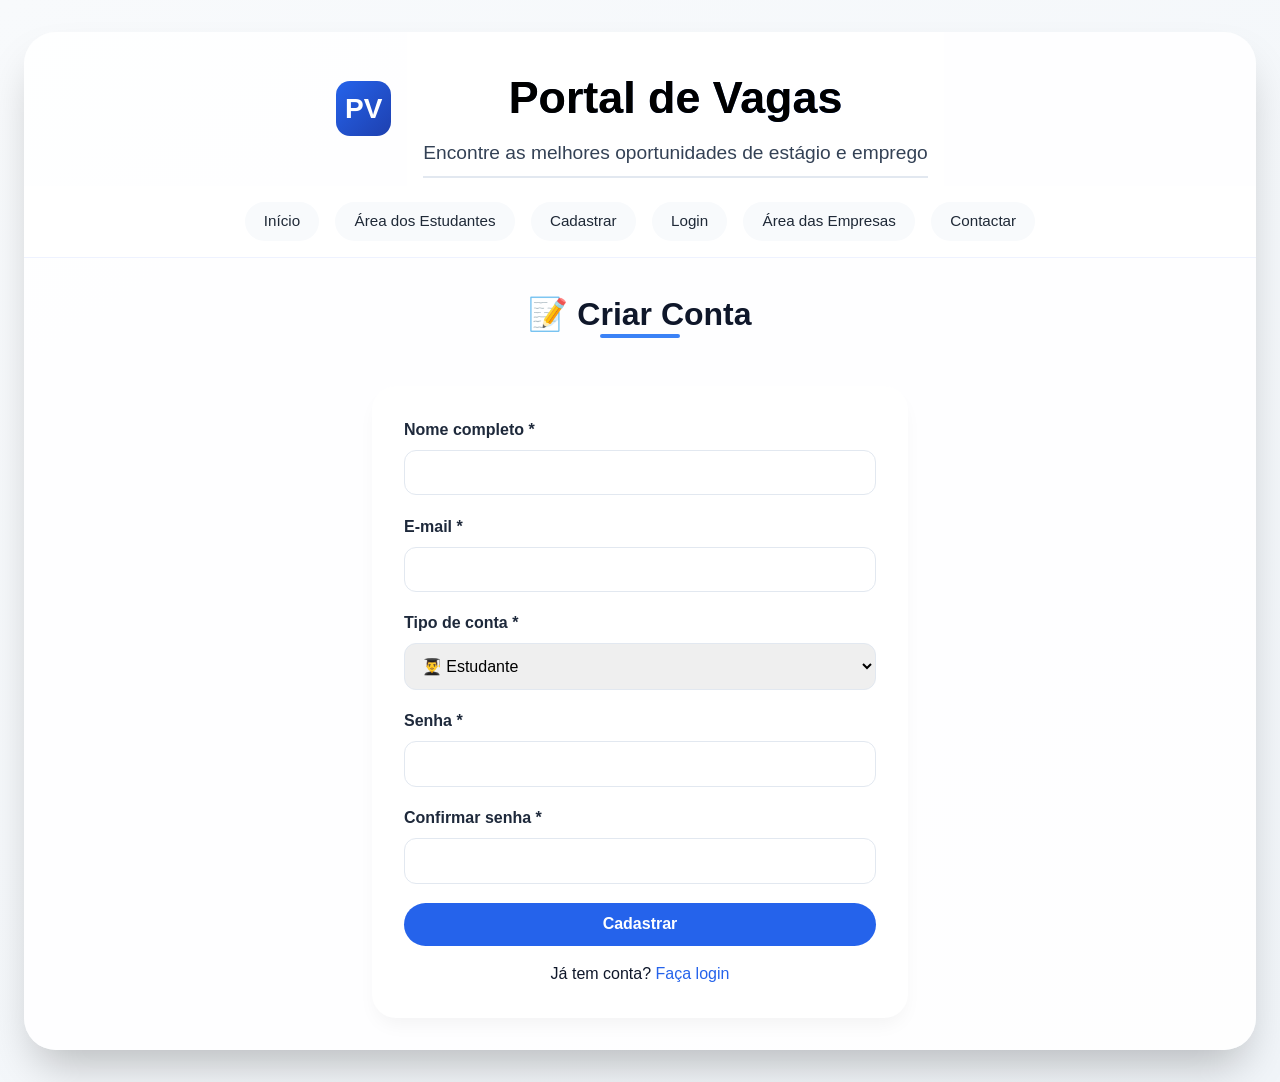
<file: HTML/cadastro.html>
<!DOCTYPE html>
<html lang="pt">
<head>
    <meta charset="UTF-8">
    <meta name="viewport" content="width=device-width, initial-scale=1.0">
    <title>Portal de Vagas - Cadastro</title>
    <style>
       * {
            margin: 0;
            padding: 0;
            box-sizing: border-box;
        }
 
        body {
            font-family: 'Segoe UI', Tahoma, Geneva, Verdana, sans-serif;
            background: linear-gradient(145deg, #f8fafc 0%, #f1f5f9 100%);
            color: #0f172a;
            line-height: 1.5;
            padding: 2rem 1.5rem;
        }
 
        .box {
            max-width: 1400px;
            margin: 0 auto;
            background: rgba(255, 255, 255, 0.92);
            border-radius: 2rem;
            box-shadow: 0 25px 45px -12px rgba(0, 0, 0, 0.25);
            overflow: hidden;
        }
 

 
.header-container {
    display: flex;
    justify-content: center;
    align-items: center;
    flex-wrap: wrap;
    gap: 1rem;
    position: relative;
}
 
        .logo-img {
            width: 55px;
            height: 55px;
            background: linear-gradient(135deg, #2563eb, #1e40af);
            border-radius: 14px;
            display: flex;
            align-items: center;
            justify-content: center;
        }
 
        .logo-img span {
            color: white;
            font-size: 28px;
            font-weight: bold;
        }
 
        .titles {
            text-align: center;
            padding: 2rem 1rem 0.5rem 1rem;
            background: white;
        }
 
        .title {
            font-size: 2.8rem;
            font-weight: 800;
            background: linear-gradient(135deg, #1e293b, #2563eb);
            background-clip: text;
            -webkit-background-clip: text;
            color: black;
            margin-bottom: 0.5rem;
        }
 
        .subtitle {
            font-weight: 400;
            font-size: 1.2rem;
            color: #334155;
            border-bottom: 2px solid #e2e8f0;
            display: inline-block;
            padding-bottom: 0.5rem;
        }
 
        .nav-links {
            display: flex;
            justify-content: center;
            flex-wrap: wrap;
            gap: 1rem;
            background: #ffffff;
            padding: 1rem 2rem;
            border-bottom: 1px solid #eef2ff;
        }
 
        .nav-links a {
            text-decoration: none;
            color: #1f2937;
            font-weight: 500;
            padding: 0.5rem 1.2rem;
            border-radius: 40px;
            transition: all 0.2s;
            background: #f8fafc;
            font-size: 0.95rem;
        }
 
        .nav-links a:hover {
            background: #2563eb;
            color: white;
        }
 
        .section-title {
            font-size: 2rem;
            font-weight: 700;
            text-align: center;
            margin: 2rem 0 1rem 0;
            color: #0f172a;
            position: relative;
        }
 
        .section-title::after {
            content: '';
            position: absolute;
            bottom: 0;
            left: 50%;
            transform: translateX(-50%);
            width: 80px;
            height: 4px;
            background: #3b82f6;
            border-radius: 4px;
        }
 
        .form-container {
            max-width: 600px;
            margin: 0 auto;
            padding: 2rem;
        }
 
        .card-form {
            background: white;
            padding: 2rem;
            border-radius: 1.5rem;
            box-shadow: 0 10px 20px -5px rgba(0, 0, 0, 0.05);
        }
 
        .form-group {
            margin-bottom: 1.2rem;
        }
 
        .form-group label {
            display: block;
            margin-bottom: 0.5rem;
            font-weight: 600;
            color: #1e293b;
        }
 
        .form-group input,
        .form-group select {
            width: 100%;
            padding: 0.8rem;
            border: 1.5px solid #e2e8f0;
            border-radius: 0.75rem;
            font-size: 1rem;
            transition: all 0.2s;
            font-family: inherit;
        }
 
        .form-group input:focus,
        .form-group select:focus {
            outline: none;
            border-color: #2563eb;
            box-shadow: 0 0 0 3px #3b82f620;
        }
 
        .form-group input.error {
            border-color: #e74c3c;
        }
 
        .error-message {
            color: #e74c3c;
            font-size: 0.75rem;
            margin-top: 0.25rem;
            display: none;
        }
 
        .error-message.show {
            display: block;
        }
 
        .validation-section {
            background: #fef3c7;
            border-left: 4px solid #f59e0b;
            padding: 1rem;
            border-radius: 0.5rem;
            margin-bottom: 1.5rem;
        }
 
        .validation-section h4 {
            color: #92400e;
            margin-bottom: 0.5rem;
        }
 
        .validation-section p {
            color: #78350f;
            font-size: 0.85rem;
        }
 
        .document-upload {
            border: 2px dashed #cbd5e1;
            border-radius: 0.75rem;
            padding: 1rem;
            text-align: center;
            cursor: pointer;
            transition: all 0.3s;
            background: #f8fafc;
        }
 
        .document-upload:hover {
            border-color: #2563eb;
            background: #eff6ff;
        }
 
        .document-name {
            margin-top: 0.5rem;
            font-size: 0.85rem;
            color: #64748b;
        }
 
        .btn-primary {
            background: #2563eb;
            color: white;
            border: none;
            padding: 0.8rem 1.5rem;
            border-radius: 40px;
            cursor: pointer;
            font-weight: 600;
            width: 100%;
            font-size: 1rem;
            transition: all 0.3s;
        }
 
        .btn-primary:hover {
            background: #1d4ed8;
            transform: translateY(-2px);
        }
 
        .link-text {
            text-align: center;
            margin-top: 1rem;
        }
 
        .link-text a {
            color: #2563eb;
            text-decoration: none;
        }
 
        .toast {
            position: fixed;
            bottom: 30px;
            right: 30px;
            background: #27ae60;
            color: white;
            padding: 15px 25px;
            border-radius: 50px;
            z-index: 9999;
            animation: slideIn 0.3s ease;
        }
 
        .toast.erro {
            background: #e74c3c;
        }
 
        .toast.warning {
            background: #f59e0b;
        }
 
        @keyframes slideIn {
            from { transform: translateX(100%); opacity: 0; }
            to { transform: translateX(0); opacity: 1; }
        }
 
        @media (max-width: 768px) {
            body { padding: 1rem; }
            .title { font-size: 2rem; }
            .header-container { flex-direction: column; text-align: center; }
            .form-container { padding: 1rem; }
            .card-form { padding: 1.5rem; }
        }
    </style>
</head>
<body>
    <div class="box">
        <header class="header">
            <div class="header-container">
                <div class="logo-area">
                    <div class="logo-img">
                        <span>PV</span>
                    </div>
                </div>
                <div class="titles">
                    <h1 class="title">Portal de Vagas</h1>
                    <h2 class="subtitle">Encontre as melhores oportunidades de estágio e emprego</h2>
                </div>
            </div>
        </header>
 
        <div class="nav-links">
            <a href="index.html">Início</a>
            <a href="estudantes.html">Área dos Estudantes</a>
            <a href="cadastro.html">Cadastrar</a>
            <a href="login.html">Login</a>
            <a href="empresas.html">Área das Empresas</a>
            <a href="contactar.html">Contactar</a>
        </div>
 
        <h1 class="section-title">📝 Criar Conta</h1>
 
        <div class="form-container">
            <div class="card-form">
                <form onsubmit="return cadastrar(event)">
                    <div class="form-group">
                        <label>Nome completo *</label>
                        <input type="text" id="nome" required>
                    </div>
                    <div class="form-group">
                        <label>E-mail *</label>
                        <input type="email" id="email" required>
                        <div class="error-message" id="emailError">Este e-mail já está cadastrado</div>
                    </div>
                    <div class="form-group">
                        <label>Tipo de conta *</label>
                        <select id="tipo" required onchange="toggleValidacaoEmpresa()">
                            <option value="estudante">👨‍🎓 Estudante</option>
                            <option value="empresa">🏢 Empresa</option>
                        </select>
                    </div>
                    
                    <!-- Seção de Validação Anti-Fraude para Empresas -->
                    <div id="validacaoEmpresa" style="display: none;">
                        <div class="validation-section">
                            <h4>⚠️AVISO</h4>
                            <p>Para garantir a segurança do nosso portal, todas as empresas precisam passar por um processo de validação. Seus dados serão verificados antes da aprovação.</p>
                        </div>
 
                        <div class="form-group">
                            <label>Número de Registro Oficial (NUIT/CNPJ) *</label>
                            <input type="text" id="registroOficial" placeholder="Ex: 123456789 (NUIT) ou 12.345.678/0001-90 (CNPJ)">
                            <div class="error-message" id="registroError">Digite um número de registro válido (mínimo 8 dígitos)</div>
                        </div>
 
                        <div class="form-group">
                            <label>E-mail Corporativo (Domínio Próprio) *</label>
                            <input type="email" id="emailCorporativo" placeholder="exemplo@empresa.com.br">
                            <div class="error-message" id="corporativoError">Use um e-mail com domínio próprio da empresa (não use Gmail, Outlook, Hotmail)</div>
                        </div>
 
                        <div class="form-group">
                            <label>Telefone para Contato *</label>
                            <input type="tel" id="telefone" placeholder="(00) 00000-0000">
                        </div>
 
                        <div class="form-group">
                            <label>Documento de Registro (Alvará / Comprovante Comercial) *</label>
                            <div class="document-upload" onclick="document.getElementById('documentoFile').click()">
                                📄 Clique para anexar o documento (PDF, JPG, PNG)
                            </div>
                            <input type="file" id="documentoFile" accept=".pdf,.jpg,.jpeg,.png" style="display: none;" onchange="anexarDocumento(this)">
                            <div class="document-name" id="documentoNome"></div>
                        </div>
                    </div>
 
                    <div class="form-group">
                        <label>Senha *</label>
                        <input type="password" id="senha" required>
                    </div>
                    <div class="form-group">
                        <label>Confirmar senha *</label>
                        <input type="password" id="confirmarSenha" required>
                    </div>
                    <button type="submit" class="btn-primary">Cadastrar</button>
                </form>
                <div class="link-text">
                    Já tem conta? <a href="login.html">Faça login</a>
                </div>
            </div>
        </div>
    </div>
 
    <script>
        // ─── Estado global ───────────────────────────────────────────────────
        var documentoAnexado = null;
        var documentoNomeArquivo = '';
 
        // ─── Utilitários ─────────────────────────────────────────────────────
 
        function mostrarToast(mensagem, tipo) {
            tipo = tipo || 'sucesso';
            var toast = document.createElement('div');
            toast.className = 'toast' + (tipo === 'erro' ? ' erro' : tipo === 'warning' ? ' warning' : '');
            toast.textContent = mensagem;
            document.body.appendChild(toast);
            setTimeout(function() {
                if (toast.parentNode) toast.parentNode.removeChild(toast);
            }, 3500);
        }
 
        function obterUsuarios() {
            try {
                return JSON.parse(localStorage.getItem('usuarios') || '[]');
            } catch (e) {
                return [];
            }
        }
 
        function salvarUsuarios(lista) {
            localStorage.setItem('usuarios', JSON.stringify(lista));
        }
 
        // ─── Verificar se já está logado ─────────────────────────────────────
        // Executa depois que o DOM carregou, para que mostrarToast funcione
        window.addEventListener('DOMContentLoaded', function() {
            var raw = localStorage.getItem('usuarioLogado');
            if (!raw) return; // não está logado → carrega a página normalmente
 
            try {
                var usuario = JSON.parse(raw);
                var destino = usuario.tipo === 'estudante' ? 'estudantes.html' : 'empresas.html';
                mostrarToast('Você já está logado. Redirecionando...', 'warning');
                setTimeout(function() {
                    window.location.href = destino;
                }, 1500);
            } catch (e) {
                // JSON corrompido → limpa e deixa abrir o cadastro
                localStorage.removeItem('usuarioLogado');
            }
        });
 
        // ─── Mostrar/esconder campos de empresa ──────────────────────────────
        function toggleValidacaoEmpresa() {
            var tipo = document.getElementById('tipo').value;
            var divValidacao = document.getElementById('validacaoEmpresa');
            var ehEmpresa = tipo === 'empresa';
 
            divValidacao.style.display = ehEmpresa ? 'block' : 'none';
 
            document.getElementById('registroOficial').required = ehEmpresa;
            document.getElementById('emailCorporativo').required = ehEmpresa;
            document.getElementById('telefone').required = ehEmpresa;
        }
 
        // ─── Validações ──────────────────────────────────────────────────────
        function validarEmailCorporativo(email) {
            var dominiosProibidos = [
                'gmail.com', 'outlook.com', 'hotmail.com', 'yahoo.com',
                'yahoo.com.br', 'aol.com', 'bol.com.br', 'uol.com.br',
                'live.com', 'msn.com', 'icloud.com', 'mail.com'
            ];
            var partes = email.split('@');
            if (partes.length !== 2) return false;
            var dominio = partes[1];
            return dominio && !dominiosProibidos.includes(dominio) && dominio.includes('.') && dominio.length > 3;
        }
 
        function validarRegistroOficial(registro) {
            var apenasNumeros = registro.replace(/\D/g, '');
            return apenasNumeros.length >= 8;
        }
 
        // ─── Upload de documento ─────────────────────────────────────────────
        function anexarDocumento(input) {
            if (!input.files || !input.files[0]) return;
 
            var file = input.files[0];
            var tiposPermitidos = ['application/pdf', 'image/jpeg', 'image/png', 'image/jpg'];
 
            if (!tiposPermitidos.includes(file.type)) {
                mostrarToast('Tipo de arquivo não permitido. Use PDF, JPG ou PNG.', 'erro');
                input.value = '';
                return;
            }
 
            if (file.size > 5 * 1024 * 1024) {
                mostrarToast('Arquivo muito grande. Máximo 5MB.', 'erro');
                input.value = '';
                return;
            }
 
            documentoNomeArquivo = file.name;
            document.getElementById('documentoNome').textContent = '📎 Anexado: ' + documentoNomeArquivo;
 
            var reader = new FileReader();
            reader.onload = function(e) {
                documentoAnexado = e.target.result;
            };
            reader.onerror = function() {
                mostrarToast('Erro ao ler o arquivo. Tente novamente.', 'erro');
                documentoAnexado = null;
                documentoNomeArquivo = '';
            };
            reader.readAsDataURL(file);
        }
 
        // ─── Cadastro ────────────────────────────────────────────────────────
        function cadastrar(event) {
            event.preventDefault();
 
            var nome     = document.getElementById('nome').value.trim();
            var email    = document.getElementById('email').value.trim();
            var tipo     = document.getElementById('tipo').value;
            var senha    = document.getElementById('senha').value;
            var confirmar = document.getElementById('confirmarSenha').value;
 
            // Validações básicas
            if (senha !== confirmar) {
                mostrarToast('As senhas não coincidem', 'erro');
                return false;
            }
 
            if (senha.length < 6) {
                mostrarToast('A senha deve ter no mínimo 6 caracteres', 'erro');
                return false;
            }
 
            // Verificar e-mail duplicado
            var usuarios = obterUsuarios();
            var emailJaUsado = usuarios.some(function(u) { return u.email === email; });
 
            if (emailJaUsado) {
                document.getElementById('emailError').classList.add('show');
                document.getElementById('email').classList.add('error');
                mostrarToast('E-mail já cadastrado', 'erro');
                return false;
            }
 
            document.getElementById('emailError').classList.remove('show');
            document.getElementById('email').classList.remove('error');
 
            // ── Empresa ──────────────────────────────────────────────────────
            if (tipo === 'empresa') {
                var registroOficial  = document.getElementById('registroOficial').value.trim();
                var emailCorporativo = document.getElementById('emailCorporativo').value.trim();
                var telefone         = document.getElementById('telefone').value.trim();
                var valido = true;
 
                if (!validarRegistroOficial(registroOficial)) {
                    document.getElementById('registroError').classList.add('show');
                    document.getElementById('registroOficial').classList.add('error');
                    valido = false;
                } else {
                    document.getElementById('registroError').classList.remove('show');
                    document.getElementById('registroOficial').classList.remove('error');
                }
 
                if (!validarEmailCorporativo(emailCorporativo)) {
                    document.getElementById('corporativoError').classList.add('show');
                    document.getElementById('emailCorporativo').classList.add('error');
                    valido = false;
                } else {
                    document.getElementById('corporativoError').classList.remove('show');
                    document.getElementById('emailCorporativo').classList.remove('error');
                }
 
                if (!documentoAnexado) {
                    mostrarToast('É obrigatório anexar o documento de registro da empresa!', 'erro');
                    valido = false;
                }
 
                if (!telefone) {
                    mostrarToast('Informe o telefone para contato!', 'erro');
                    valido = false;
                }
 
                if (!valido) return false;
 
                var novaEmpresa = {
                    id: Date.now(),
                    nome: nome,
                    email: email,
                    senha: senha,
                    telefone: telefone,
                    tipo: 'empresa',
                    dataCadastro: new Date().toLocaleString(),
                    status: 'Pendente',
                    dadosValidacao: {
                        registroOficial: registroOficial,
                        emailCorporativo: emailCorporativo,
                        documento: documentoAnexado,
                        documentoNome: documentoNomeArquivo,
                        dataSolicitacao: new Date().toLocaleString()
                    }
                };
 
                usuarios.push(novaEmpresa);
                salvarUsuarios(usuarios);
 
                // Fila de validação do administrador
                var validacoes = [];
                try {
                    validacoes = JSON.parse(localStorage.getItem('empresasValidacao') || '[]');
                } catch (e) { validacoes = []; }
 
                validacoes.push({
                    id: novaEmpresa.id,
                    nomeEmpresa: nome,
                    email: email,
                    telefone: telefone,
                    registroOficial: registroOficial,
                    emailCorporativo: emailCorporativo,
                    documento: documentoAnexado,
                    documentoNome: documentoNomeArquivo,
                    status: 'Pendente',
                    dataSolicitacao: new Date().toLocaleString()
                });
                localStorage.setItem('empresasValidacao', JSON.stringify(validacoes));
 
                mostrarToast('Solicitação enviada! Aguarde a validação do administrador.', 'sucesso');
                setTimeout(function() {
                    window.location.href = 'login.html';
                }, 3000);
 
            // ── Estudante ─────────────────────────────────────────────────────
            } else {
                var novoEstudante = {
                    id: Date.now(),
                    nome: nome,
                    email: email,
                    senha: senha,
                    tipo: 'estudante',
                    dataCadastro: new Date().toLocaleString(),
                    status: 'Aprovado'
                };
 
                usuarios.push(novoEstudante);
                salvarUsuarios(usuarios);
 
                mostrarToast('Cadastro realizado com sucesso! Bem-vindo(a) ' + nome + '!', 'sucesso');
                setTimeout(function() {
                    window.location.href = 'login.html';
                }, 1500);
            }
 
            return false;
        }
 
        // ─── Limpar erro de e-mail ao digitar ────────────────────────────────
        document.getElementById('email').addEventListener('input', function() {
            document.getElementById('emailError').classList.remove('show');
            this.classList.remove('error');
        });
    </script>
</body>
</html>
</file>
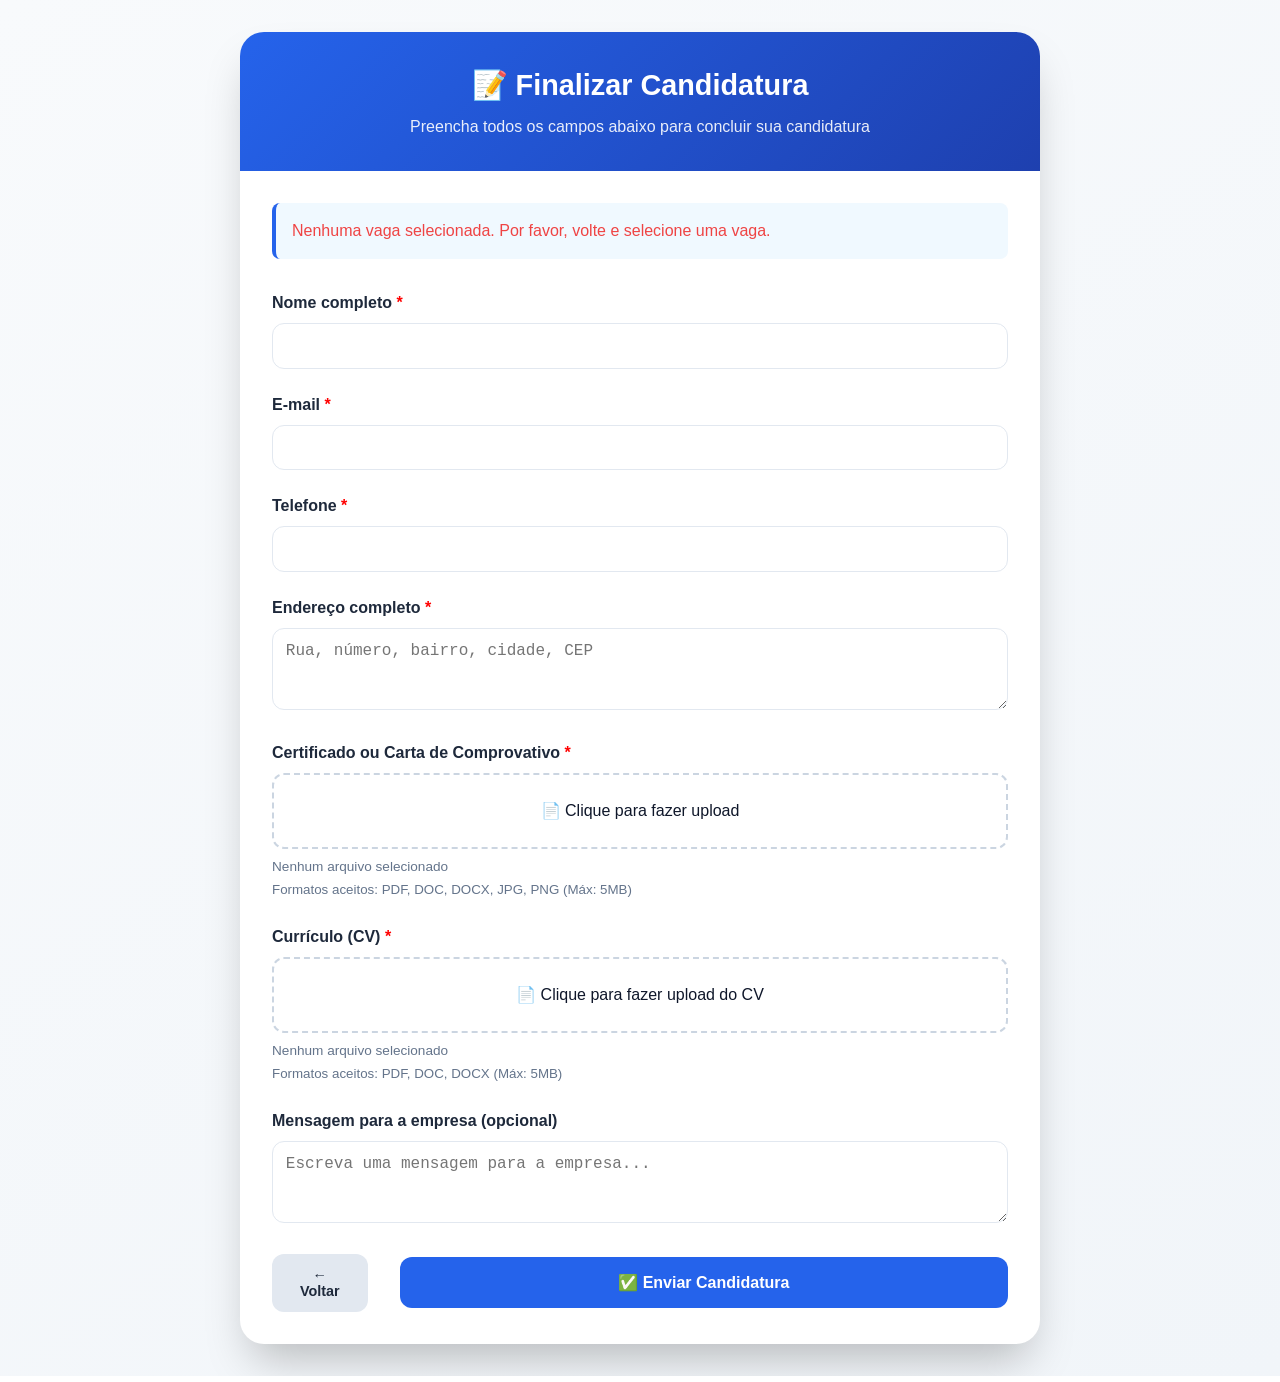
<file: HTML/candidatura.html>
<!DOCTYPE html>
<html lang="pt">
<head>
    <meta charset="UTF-8">
    <meta name="viewport" content="width=device-width, initial-scale=1.0">
    <title>Portal de Vagas - Finalizar Candidatura</title>
    <style>
        * {
            margin: 0;
            padding: 0;
            box-sizing: border-box;
        }

        body {
            font-family: 'Segoe UI', Tahoma, Geneva, Verdana, sans-serif;
            background: linear-gradient(145deg, #f8fafc 0%, #f1f5f9 100%);
            color: #0f172a;
            line-height: 1.5;
            padding: 2rem 1.5rem;
        }

        .container {
            max-width: 800px;
            margin: 0 auto;
        }

        .card {
            background: white;
            border-radius: 1.5rem;
            box-shadow: 0 25px 45px -12px rgba(0, 0, 0, 0.25);
            overflow: hidden;
        }

        .card-header {
            background: linear-gradient(135deg, #2563eb, #1e40af);
            color: white;
            padding: 2rem;
            text-align: center;
        }

        .card-header h1 {
            font-size: 1.8rem;
            margin-bottom: 0.5rem;
        }

        .card-header p {
            opacity: 0.9;
        }

        .card-body {
            padding: 2rem;
        }

        .vaga-info {
            background: #f0f9ff;
            border-left: 4px solid #2563eb;
            padding: 1rem;
            border-radius: 0.5rem;
            margin-bottom: 2rem;
        }

        .vaga-info h3 {
            color: #2563eb;
            margin-bottom: 0.5rem;
        }

        .form-group {
            margin-bottom: 1.5rem;
        }

        .form-group label {
            display: block;
            font-weight: 600;
            margin-bottom: 0.5rem;
            color: #1e293b;
        }

        .form-group label .required {
            color: red;
        }

        .form-group input,
        .form-group select,
        .form-group textarea {
            width: 100%;
            padding: 0.8rem;
            border: 1.5px solid #e2e8f0;
            border-radius: 0.75rem;
            font-size: 1rem;
            transition: all 0.2s;
        }

        .form-group input:focus,
        .form-group select:focus,
        .form-group textarea:focus {
            outline: none;
            border-color: #2563eb;
            box-shadow: 0 0 0 3px #3b82f620;
        }

        .file-upload {
            border: 2px dashed #cbd5e1;
            border-radius: 0.75rem;
            padding: 1.5rem;
            text-align: center;
            cursor: pointer;
            transition: all 0.2s;
        }

        .file-upload:hover {
            border-color: #2563eb;
            background: #f0f9ff;
        }

        .file-upload input {
            display: none;
        }

        .file-name {
            margin-top: 0.5rem;
            font-size: 0.85rem;
            color: #64748b;
        }

        .btn-submit {
            background: #2563eb;
            color: white;
            border: none;
            padding: 1rem;
            border-radius: 0.75rem;
            font-size: 1rem;
            font-weight: 600;
            cursor: pointer;
            width: 100%;
            transition: all 0.2s;
        }

        .btn-submit:hover {
            background: #1d4ed8;
            transform: translateY(-2px);
        }

        .btn-back {
            background: #e2e8f0;
            color: #1e293b;
            border: none;
            padding: 0.8rem 1.5rem;
            border-radius: 0.75rem;
            font-size: 0.9rem;
            font-weight: 600;
            cursor: pointer;
            margin-right: 1rem;
            text-decoration: none;
            display: inline-block;
        }

        .toast {
            position: fixed;
            bottom: 30px;
            right: 30px;
            background: #27ae60;
            color: white;
            padding: 15px 25px;
            border-radius: 50px;
            z-index: 9999;
            animation: slideIn 0.3s ease;
        }

        .toast.erro {
            background: #e74c3c;
        }

        @keyframes slideIn {
            from { transform: translateX(100%); opacity: 0; }
            to { transform: translateX(0); opacity: 1; }
        }

        .buttons {
            display: flex;
            align-items: center;
            gap: 1rem;
            margin-top: 1rem;
        }

        @media (max-width: 768px) {
            body { padding: 1rem; }
            .buttons { flex-direction: column; }
            .btn-back { width: 100%; text-align: center; }
        }
    </style>
</head>
<body>
    <div class="container">
        <div class="card">
            <div class="card-header">
                <h1>📝 Finalizar Candidatura</h1>
                <p>Preencha todos os campos abaixo para concluir sua candidatura</p>
            </div>
            <div class="card-body">
                <div class="vaga-info" id="vagaInfo">
                    <!-- Informações da vaga serão carregadas aqui -->
                </div>

                <form id="formCandidatura" onsubmit="return enviarCandidatura(event)">
                    <!-- Dados Pessoais -->
                    <div class="form-group">
                        <label>Nome completo <span class="required">*</span></label>
                        <input type="text" id="nomeCompleto" required>
                    </div>

                    <div class="form-group">
                        <label>E-mail <span class="required">*</span></label>
                        <input type="email" id="email" required>
                    </div>

                    <div class="form-group">
                        <label>Telefone <span class="required">*</span></label>
                        <input type="tel" id="telefone" required>
                    </div>

                    <!-- Endereço -->
                    <div class="form-group">
                        <label>Endereço completo <span class="required">*</span></label>
                        <textarea id="endereco" rows="3" placeholder="Rua, número, bairro, cidade, CEP" required></textarea>
                    </div>

                    <!-- Upload do Certificado/Comprovativo -->
                    <div class="form-group">
                        <label>Certificado ou Carta de Comprovativo <span class="required">*</span></label>
                        <div class="file-upload" onclick="document.getElementById('certificado').click()">
                            <span>📄 Clique para fazer upload</span>
                            <input type="file" id="certificado" accept=".pdf,.doc,.docx,.jpg,.png" onchange="mostrarNomeArquivo()">
                        </div>
                        <div class="file-name" id="certificadoNome">Nenhum arquivo selecionado</div>
                        <small style="color: #64748b;">Formatos aceitos: PDF, DOC, DOCX, JPG, PNG (Máx: 5MB)</small>
                    </div>

                    <!-- Upload do Currículo -->
                    <div class="form-group">
                        <label>Currículo (CV) <span class="required">*</span></label>
                        <div class="file-upload" onclick="document.getElementById('curriculo').click()">
                            <span>📄 Clique para fazer upload do CV</span>
                            <input type="file" id="curriculo" accept=".pdf,.doc,.docx" onchange="mostrarNomeCurriculo()">
                        </div>
                        <div class="file-name" id="curriculoNome">Nenhum arquivo selecionado</div>
                        <small style="color: #64748b;">Formatos aceitos: PDF, DOC, DOCX (Máx: 5MB)</small>
                    </div>

                    <!-- Mensagem opcional -->
                    <div class="form-group">
                        <label>Mensagem para a empresa (opcional)</label>
                        <textarea id="mensagem" rows="3" placeholder="Escreva uma mensagem para a empresa..."></textarea>
                    </div>

                    <div class="buttons">
                        <button type="button" class="btn-back" onclick="voltar()">← Voltar</button>
                        <button type="submit" class="btn-submit">✅ Enviar Candidatura</button>
                    </div>
                </form>
            </div>
        </div>
    </div>

    <script>
        let vagaSelecionada = null;
        let arquivoCertificado = null;
        let arquivoCurriculo = null;

        // Carregar informações da vaga
        function carregarVaga() {
            const vagaSalva = localStorage.getItem('vagaSelecionada');
            if (vagaSalva) {
                vagaSelecionada = JSON.parse(vagaSalva);
                document.getElementById('vagaInfo').innerHTML = `
                    <h3>📌 Vaga selecionada</h3>
                    <p><strong>Título:</strong> ${vagaSelecionada.titulo}</p>
                    <p><strong>Empresa:</strong> ${vagaSelecionada.empresa}</p>
                    <p><strong>Descrição:</strong> ${vagaSelecionada.descricao}</p>
                `;
            } else {
                document.getElementById('vagaInfo').innerHTML = `
                    <p style="color: #ef4444;">Nenhuma vaga selecionada. Por favor, volte e selecione uma vaga.</p>
                `;
            }
        }

        // Mostrar nome do arquivo de certificado
        function mostrarNomeArquivo() {
            const input = document.getElementById('certificado');
            arquivoCertificado = input.files[0];
            const nomeArquivo = document.getElementById('certificadoNome');
            if (arquivoCertificado) {
                nomeArquivo.textContent = `📄 ${arquivoCertificado.name}`;
                nomeArquivo.style.color = '#27ae60';
            } else {
                nomeArquivo.textContent = 'Nenhum arquivo selecionado';
                nomeArquivo.style.color = '#64748b';
            }
        }

        // Mostrar nome do arquivo de currículo
        function mostrarNomeCurriculo() {
            const input = document.getElementById('curriculo');
            arquivoCurriculo = input.files[0];
            const nomeArquivo = document.getElementById('curriculoNome');
            if (arquivoCurriculo) {
                nomeArquivo.textContent = `📄 ${arquivoCurriculo.name}`;
                nomeArquivo.style.color = '#27ae60';
            } else {
                nomeArquivo.textContent = 'Nenhum arquivo selecionado';
                nomeArquivo.style.color = '#64748b';
            }
        }

        // Validar arquivos
        function validarArquivos() {
            if (!arquivoCertificado) {
                mostrarToast(' Por favor, faça upload do seu certificado ou carta de comprovativo', 'erro');
                return false;
            }
            if (!arquivoCurriculo) {
                mostrarToast('Por favor, faça upload do seu currículo', 'erro');
                return false;
            }
            
            // Verificar tamanho (5MB max)
            const maxSize = 5 * 1024 * 1024;
            if (arquivoCertificado.size > maxSize) {
                mostrarToast('O certificado deve ter no máximo 5MB', 'erro');
                return false;
            }
            if (arquivoCurriculo.size > maxSize) {
                mostrarToast('O currículo deve ter no máximo 5MB', 'erro');
                return false;
            }
            
            return true;
        }

        // Função para converter arquivo para Base64
        function arquivoParaBase64(file) {
            return new Promise((resolve, reject) => {
                const reader = new FileReader();
                reader.onload = () => resolve(reader.result);
                reader.onerror = reject;
                reader.readAsDataURL(file);
            });
        }

        // Enviar candidatura
        async function enviarCandidatura(event) {
            event.preventDefault();
            
            if (!vagaSelecionada) {
                mostrarToast(':(Nenhuma vaga selecionada', 'erro');
                return false;
            }
            
            if (!validarArquivos()) {
                return false;
            }
            
            // Obter dados do formulário
            const candidato = {
                id: Date.now(),
                vagaId: vagaSelecionada.id,
                vagaTitulo: vagaSelecionada.titulo,
                empresa: vagaSelecionada.empresa,
                nome: document.getElementById('nomeCompleto').value,
                email: document.getElementById('email').value,
                telefone: document.getElementById('telefone').value,
                endereco: document.getElementById('endereco').value,
                mensagem: document.getElementById('mensagem').value,
                dataCandidatura: new Date().toLocaleString('pt-BR'),
                certificadoNome: arquivoCertificado.name,
                curriculoNome: arquivoCurriculo.name,
                status: 'Pendente'
            };
            
            // Converter arquivos para Base64
            try {
                candidato.certificadoBase64 = await arquivoParaBase64(arquivoCertificado);
                candidato.curriculoBase64 = await arquivoParaBase64(arquivoCurriculo);
            } catch (error) {
                mostrarToast('❌ Erro ao processar os arquivos', 'erro');
                return false;
            }
            
            // Salvar candidatura no localStorage
            let candidaturas = JSON.parse(localStorage.getItem('candidaturas') || '[]');
            candidaturas.push(candidato);
            localStorage.setItem('candidaturas', JSON.stringify(candidaturas));
            
            // Simular envio para a empresa (email)
            enviarParaEmpresa(candidato);
            
            // Limpar a vaga selecionada
            localStorage.removeItem('vagaSelecionada');
            
            mostrarToast(`✅ Candidatura enviada com sucesso para ${candidato.empresa}!`);
            
            // Redirecionar após 2 segundos
            setTimeout(() => {
                window.location.href = 'index.html';
            }, 2000);
            
            return false;
        }
        
        // Função para simular envio para a empresa
        function enviarParaEmpresa(candidato) {
            // Salvar no localStorage para a empresa visualizar
            let candidaturasEmpresa = JSON.parse(localStorage.getItem(`candidaturas_${candidato.empresa}`) || '[]');
            candidaturasEmpresa.push(candidato);
            localStorage.setItem(`candidaturas_${candidato.empresa}`, JSON.stringify(candidaturasEmpresa));
            
            // Também salvar no histórico geral
            let historicoCandidaturas = JSON.parse(localStorage.getItem('historicoCandidaturas') || '[]');
            historicoCandidaturas.push({
                ...candidato,
                empresaDestino: candidato.empresa
            });
            localStorage.setItem('historicoCandidaturas', JSON.stringify(historicoCandidaturas));
            
            console.log('Candidatura enviada para a empresa:', candidato.empresa);
            console.log('Dados do candidato:', candidato);
        }

        // Função para voltar
        function voltar() {
            window.location.href = 'index.html';
        }

        // Função para mostrar toast
        function mostrarToast(mensagem, tipo = 'sucesso') {
            const toast = document.createElement('div');
            toast.className = `toast ${tipo === 'erro' ? 'erro' : ''}`;
            toast.innerHTML = mensagem;
            document.body.appendChild(toast);
            setTimeout(() => toast.remove(), 3000);
        }

        // Carregar dados do usuário logado
        function carregarDadosUsuario() {
            const usuarioLogado = localStorage.getItem('usuarioLogado');
            if (usuarioLogado) {
                const usuario = JSON.parse(usuarioLogado);
                document.getElementById('nomeCompleto').value = usuario.nome || '';
                document.getElementById('email').value = usuario.email || '';
            }
        }

        // Inicializar
        carregarVaga();
        carregarDadosUsuario();
    </script>
</body>
</html>
</file>
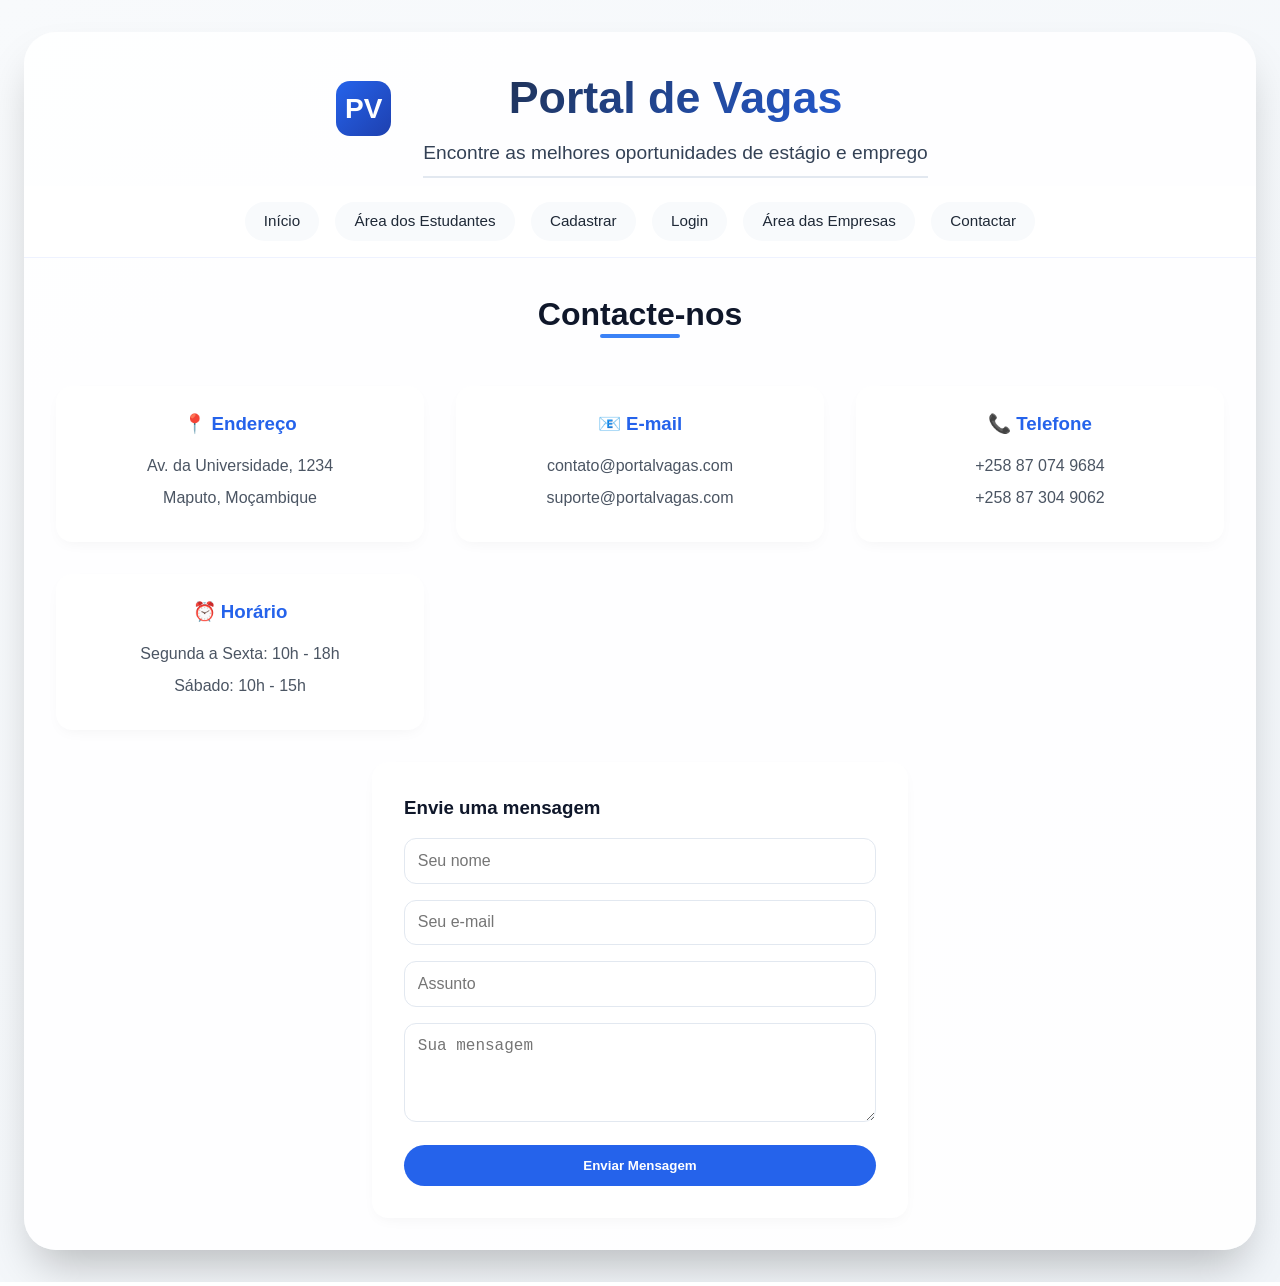
<file: HTML/contactar.html>
<!DOCTYPE html>
<html lang="pt-br">
<head>
    <meta charset="UTF-8">
    <meta name="viewport" content="width=device-width, initial-scale=1.0">
    <title>Portal de Vagas - Contactar</title>
    <style>
        * {
            margin: 0;
            padding: 0;
            box-sizing: border-box;
        }

        body {
            font-family: 'Segoe UI', Tahoma, Geneva, Verdana, sans-serif;
            background: linear-gradient(145deg, #f8fafc 0%, #f1f5f9 100%);
            color: #0f172a;
            line-height: 1.5;
            padding: 2rem 1.5rem;
        }

        .box {
            max-width: 1400px;
            margin: 0 auto;
            background: rgba(255, 255, 255, 0.92);
            border-radius: 2rem;
            box-shadow: 0 25px 45px -12px rgba(0, 0, 0, 0.25);
            overflow: hidden;
        }

        

.header-container {
    display: flex;
    justify-content: center;
    align-items: center;
    flex-wrap: wrap;
    gap: 1rem;
    position: relative;
}
        .logo-img {
            width: 55px;
            height: 55px;
            background: linear-gradient(135deg, #2563eb, #1e40af);
            border-radius: 14px;
            display: flex;
            align-items: center;
            justify-content: center;
        }

        .logo-img span {
            color: white;
            font-size: 28px;
            font-weight: bold;
        }

        .titles {
            text-align: center;
            padding: 2rem 1rem 0.5rem 1rem;
            background: transparent;
        }

        .title {
            font-size: 2.8rem;
            font-weight: 800;
            background: linear-gradient(135deg, #1e293b, #2563eb);
            background-clip: text;
            -webkit-background-clip: text;
            color: transparent;
            margin-bottom: 0.5rem;
        }

        .subtitle {
            font-weight: 400;
            font-size: 1.2rem;
            color: #334155;
            border-bottom: 2px solid #e2e8f0;
            display: inline-block;
            padding-bottom: 0.5rem;
        }

        .nav-links {
            display: flex;
            justify-content: center;
            flex-wrap: wrap;
            gap: 1rem;
            background: #ffffff;
            padding: 1rem 2rem;
            border-bottom: 1px solid #eef2ff;
        }

        .nav-links a {
            text-decoration: none;
            color: #1f2937;
            font-weight: 500;
            padding: 0.5rem 1.2rem;
            border-radius: 40px;
            transition: all 0.2s;
            background: #f8fafc;
            font-size: 0.95rem;
        }

        .nav-links a:hover {
            background: #2563eb;
            color: white;
        }

        .section-title {
            font-size: 2rem;
            font-weight: 700;
            text-align: center;
            margin: 2rem 0 1rem 0;
            color: #0f172a;
            position: relative;
        }

        .section-title::after {
            content: '';
            position: absolute;
            bottom: 0;
            left: 50%;
            transform: translateX(-50%);
            width: 80px;
            height: 4px;
            background: #3b82f6;
            border-radius: 4px;
        }

        .contact-grid {
            display: grid;
            grid-template-columns: repeat(auto-fit, minmax(280px, 1fr));
            gap: 2rem;
            padding: 2rem;
        }

        .info-card {
            background: white;
            padding: 1.5rem;
            border-radius: 1rem;
            text-align: center;
            box-shadow: 0 5px 15px -5px rgba(0, 0, 0, 0.05);
        }

        .info-card h3 {
            color: #2563eb;
            margin-bottom: 1rem;
        }

        .info-card p {
            margin: 0.5rem 0;
            color: #4b5563;
        }

        .form-container {
            max-width: 600px;
            margin: 0 auto 2rem;
            padding: 0 2rem;
        }

        .contact-form {
            background: white;
            padding: 2rem;
            border-radius: 1rem;
            box-shadow: 0 5px 15px -5px rgba(0, 0, 0, 0.05);
        }

        .form-group {
            margin-bottom: 1rem;
        }

        .form-group input,
        .form-group textarea {
            width: 100%;
            padding: 0.8rem;
            border: 1.5px solid #e2e8f0;
            border-radius: 0.75rem;
            font-size: 1rem;
        }

        .form-group input:focus,
        .form-group textarea:focus {
            outline: none;
            border-color: #2563eb;
        }

        .btn-primary {
            background: #2563eb;
            color: white;
            border: none;
            padding: 0.8rem 1.5rem;
            border-radius: 40px;
            cursor: pointer;
            font-weight: 600;
            width: 100%;
        }

        .btn-primary:hover {
            background: #1d4ed8;
        }

        .toast {
            position: fixed;
            bottom: 30px;
            right: 30px;
            background: #27ae60;
            color: white;
            padding: 15px 25px;
            border-radius: 50px;
            z-index: 9999;
            animation: slideIn 0.3s ease;
        }

        @keyframes slideIn {
            from { transform: translateX(100%); opacity: 0; }
            to { transform: translateX(0); opacity: 1; }
        }

        @media (max-width: 768px) {
            body { padding: 1rem; }
            .title { font-size: 2rem; }
            .header-container { flex-direction: column; text-align: center; }
            .contact-grid { grid-template-columns: 1fr; }
        }
    </style>
</head>
<body>
    <div class="box">
        <header class="header">
            <div class="header-container">
                <div class="logo-area">
                    <div class="logo-img">
                        <span>PV</span>
                    </div>
                </div>
                <div class="titles">
                    <h1 class="title">Portal de Vagas</h1>
                    <h2 class="subtitle">Encontre as melhores oportunidades de estágio e emprego</h2>
                </div>
            </div>
        </header>

        <div class="nav-links">
            <a href="index.html">Início</a>
            <a href="estudantes.html">Área dos Estudantes</a>
            <a href="cadastro.html">Cadastrar</a>
            <a href="login.html">Login</a>
            <a href="empresas.html">Área das Empresas</a>
            <a href="contactar.html">Contactar</a>
        </div>

        <h1 class="section-title"> Contacte-nos</h1>

        <div class="contact-grid">
            <div class="info-card">
                <h3>📍 Endereço</h3>
                <p>Av. da Universidade, 1234</p>
                <p>Maputo, Moçambique</p>
            </div>
            <div class="info-card">
                <h3>📧 E-mail</h3>
                <p>contato@portalvagas.com</p>
                <p>suporte@portalvagas.com</p>
            </div>
            <div class="info-card">
                <h3>📞 Telefone</h3>
                <p>+258 87 074 9684</p>
                <p>+258 87 304 9062</p>
            </div>
            <div class="info-card">
                <h3>⏰ Horário</h3>
                <p>Segunda a Sexta: 10h - 18h</p>
                <p>Sábado: 10h - 15h</p>
            </div>
        </div>

        <div class="form-container">
            <div class="contact-form">
                <h3 style="margin-bottom: 1rem;">Envie uma mensagem</h3>
                <form onsubmit="return enviarMensagem(event)">
                    <div class="form-group">
                        <input type="text" placeholder="Seu nome" id="nome" required>
                    </div>
                    <div class="form-group">
                        <input type="email" placeholder="Seu e-mail" id="email" required>
                    </div>
                    <div class="form-group">
                        <input type="text" placeholder="Assunto" id="assunto" required>
                    </div>
                    <div class="form-group">
                        <textarea placeholder="Sua mensagem" rows="4" id="mensagem" required></textarea>
                    </div>
                    <button type="submit" class="btn-primary">Enviar Mensagem</button>
                </form>
            </div>
        </div>
    </div>

    <script>
        function mostrarToast(mensagem) {
            const toast = document.createElement('div');
            toast.className = 'toast';
            toast.innerHTML = mensagem;
            document.body.appendChild(toast);
            setTimeout(() => toast.remove(), 3000);
        }

        function enviarMensagem(event) {
            event.preventDefault();
            const nome = document.getElementById('nome').value;
            mostrarToast(` Mensagem enviada! Entraremos em contato em breve, ${nome}.`);
            event.target.reset();
            return false;
        }
    </script>
</body>
</html>
</file>
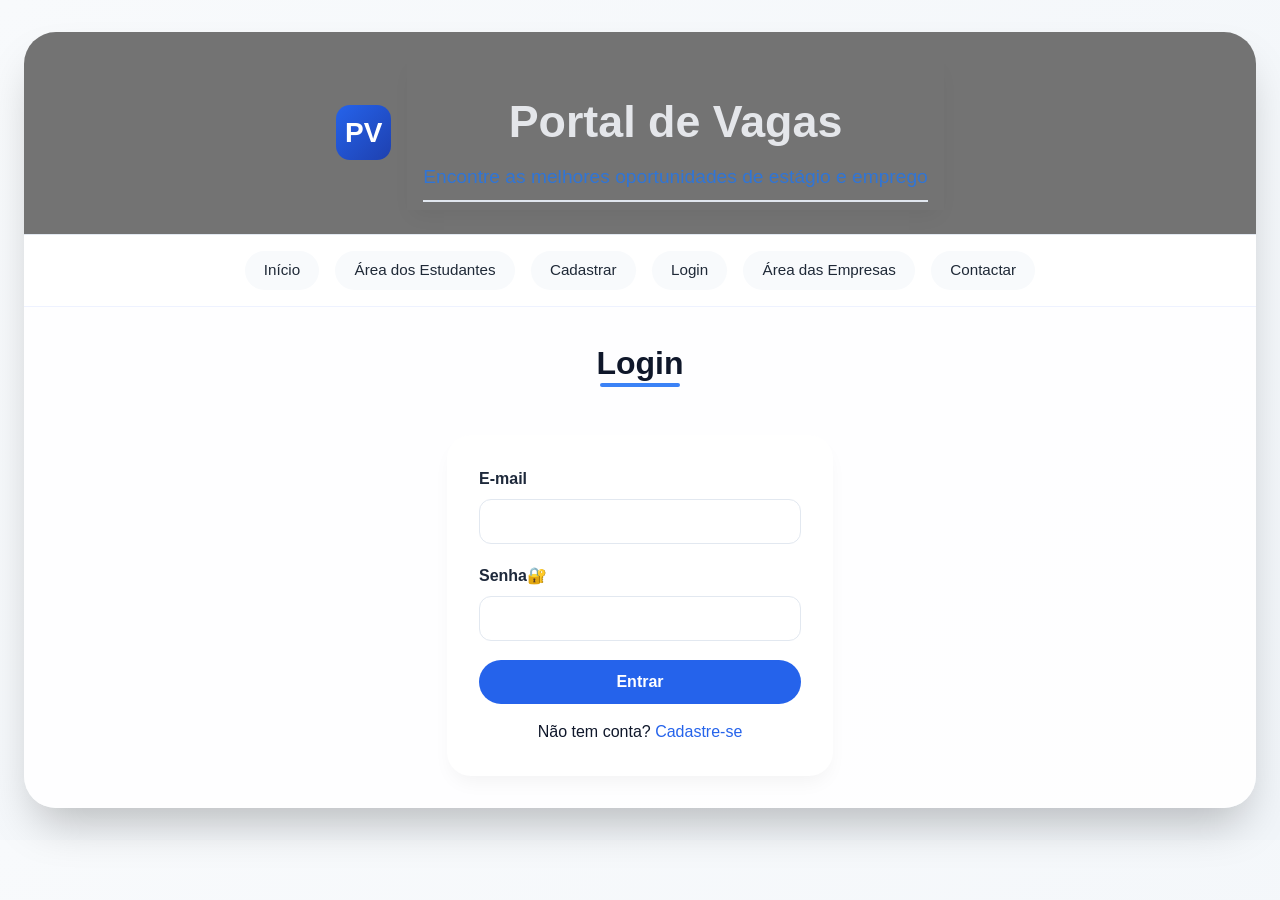
<file: HTML/empresas.html>
<!DOCTYPE html>
<html lang="pt">
<head>
    <meta charset="UTF-8">
    <meta name="viewport" content="width=device-width, initial-scale=1.0">
    <title>Portal de Vagas - Área das Empresas</title>
    <style>
        /* ============================================
           VARIÁVEIS E RESET (mesmo estilo do estudantes)
        ============================================ */
        :root {
            --primary: #2563eb;
            --primary-dark: #1d4ed8;
            --primary-light: #3b82f6;
            --secondary: #1e293b;
            --success: #27ae60;
            --danger: #e74c3c;
            --warning: #f59e0b;
            --info: #3b82f6;
            --white: #ffffff;
            --gray-50: #f8fafc;
            --gray-100: #f1f5f9;
            --gray-200: #e2e8f0;
            --gray-300: #cbd5e1;
            --gray-400: #94a3b8;
            --gray-500: #64748b;
            --gray-600: #475569;
            --gray-700: #334155;
            --gray-800: #1e293b;
            --gray-900: #0f172a;
            --shadow-sm: 0 1px 2px 0 rgb(0 0 0 / 0.05);
            --shadow-md: 0 4px 6px -1px rgb(0 0 0 / 0.1);
            --shadow-lg: 0 10px 15px -3px rgb(0 0 0 / 0.1);
            --shadow-xl: 0 20px 25px -5px rgb(0 0 0 / 0.1);
            --radius-sm: 0.5rem;
            --radius-md: 0.75rem;
            --radius-lg: 1rem;
            --radius-xl: 1.5rem;
            --radius-2xl: 2rem;
        }

        * { margin: 0; padding: 0; box-sizing: border-box; }

        body {
            font-family: 'Segoe UI', Tahoma, Geneva, Verdana, sans-serif;
            background: linear-gradient(145deg, var(--gray-100) 0%, var(--gray-50) 100%);
            color: var(--gray-800);
            line-height: 1.5;
            padding: 2rem 1.5rem;
            min-height: 100vh;
        }

        .box {
            max-width: 1400px;
            margin: 0 auto;
            background: rgba(0, 0, 0, 0.95);
            border-radius: var(--radius-2xl);
            box-shadow: 0 25px 45px -12px rgba(0, 0, 0, 0.25);
            overflow: hidden;
        }

        .header {
            background: var(--white);
            border-bottom: 1px solid var(--gray-200);
            padding: 1rem 2rem;
        }
        .header-container {
    display: flex;
    justify-content: center;
    align-items: center;
    flex-wrap: wrap;
    gap: 1rem;
    position: relative;
}

        .logo-img {
            width: 55px;
            height: 55px;
            background: black (135deg, var(--primary), #1e40af);
            border-radius: 14px;
            display: flex;
            align-items: center;
            justify-content: center;
        }

        .logo-img span {
            color: var(--white);
            font-size: 28px;
            font-weight: bold;
        }

        .titles {
            text-align: center;
            padding: 1.5rem 1rem 0.5rem 1rem;
            background: var(--transparent);
        }

        .title {
            font-size: 2.5rem;
            font-weight: 800;
            background: linear-gradient(135deg, var(--gray-800), var(--primary));
            background-clip: text;
            -webkit-background-clip: text;
            color: rgb(9, 9, 9);
            margin-bottom: 0.5rem;
        }

        .subtitle {
            font-weight: 400;
            font-size: 1.1rem;
            color: var(--gray-500);
            border-bottom: 2px solid var(--gray-200);
            display: inline-block;
            padding-bottom: 0.5rem;
        }

        .nav-links {
            display: flex;
            justify-content: center;
            flex-wrap: wrap;
            gap: 0.75rem;
            background: var(--white);
            padding: 1rem 2rem;
            border-bottom: 1px solid #eef2ff;
        }

        .nav-links a {
            text-decoration: none;
            color: var(--gray-700);
            font-weight: 500;
            padding: 0.6rem 1.3rem;
            border-radius: 40px;
            transition: all 0.3s ease;
            background: var(--gray-100);
            font-size: 0.9rem;
            cursor: pointer;
        }

        .nav-links a:hover {
            background: var(--primary);
            color: var(--white);
            transform: translateY(-2px);
        }

        /* ============================================
           BUSCA PARA EMPRESAS
        ============================================ */
        .search-section {
            background: var(--white);
            padding: 2rem;
            border-bottom: 1px solid var(--gray-200);
        }

        .search-container {
            max-width: 800px;
            margin: 0 auto;
        }

        .search-title {
            text-align: center;
            margin-bottom: 1.5rem;
        }

        .search-title h3 {
            font-size: 1.3rem;
            margin-bottom: 0.5rem;
            color: var(--gray-800);
        }

        .search-box {
            display: flex;
            gap: 0.5rem;
            flex-wrap: wrap;
            margin-bottom: 1rem;
        }

        .search-input-wrapper {
            flex: 1;
            position: relative;
        }

        .search-input-wrapper input {
            width: 100%;
            padding: 1rem 1rem 1rem 3rem;
            border: 2px solid var(--gray-200);
            border-radius: 50px;
            font-size: 1rem;
        }

        .search-input-wrapper input:focus {
            outline: none;
            border-color: var(--primary);
        }

        .search-icon {
            position: absolute;
            left: 1rem;
            top: 50%;
            transform: translateY(-50%);
            font-size: 1.2rem;
        }

        .search-btn {
            background: var(--primary);
            color: var(--white);
            border: none;
            padding: 0 2rem;
            border-radius: 50px;
            font-weight: 600;
            cursor: pointer;
        }

        .filter-chips {
            display: flex;
            gap: 0.8rem;
            flex-wrap: wrap;
            justify-content: center;
            margin-top: 1rem;
        }

        .chip {
            background: var(--gray-100);
            padding: 0.5rem 1.2rem;
            border-radius: 50px;
            font-size: 0.85rem;
            cursor: pointer;
            transition: all 0.3s ease;
            border: 1px solid var(--gray-200);
        }

        .chip:hover, .chip.active {
            background: var(--primary);
            color: var(--white);
            border-color: var(--primary);
        }

        .search-result-info {
            text-align: center;
            margin-top: 1rem;
            padding: 0.5rem;
            border-radius: var(--radius-md);
            display: none;
        }

        .search-result-info.success {
            background: #dcfce7;
            color: #166534;
            display: block;
        }

        .search-result-info.warning {
            background: #fef3c7;
            color: #92400e;
            display: block;
        }

        /* ============================================
           CANDIDATOS
        ============================================ */
        .section-title {
            font-size: 2rem;
            font-weight: 700;
            text-align: center;
            margin: 2rem 0 1rem 0;
            color: var(--gray-800);
            position: relative;
            padding-bottom: 0.75rem;
        }

        .section-title::after {
            content: '';
            position: absolute;
            bottom: 0;
            left: 50%;
            transform: translateX(-50%);
            width: 80px;
            height: 4px;
            background: var(--primary);
            border-radius: 4px;
        }

        .candidatos-grid {
            display: grid;
            grid-template-columns: repeat(auto-fill, minmax(350px, 1fr));
            gap: 1.5rem;
            padding: 2rem;
        }

        .candidato-card {
            background: var(--white);
            border-radius: 1rem;
            padding: 1.5rem;
            border: 1px solid var(--gray-200);
            transition: transform 0.2s;
        }

        .candidato-card:hover {
            transform: translateY(-5px);
            box-shadow: var(--shadow-lg);
        }

        .candidato-card h3 {
            color: var(--primary);
            margin-bottom: 0.5rem;
        }

        .status-badge {
            display: inline-block;
            padding: 0.25rem 0.8rem;
            border-radius: 20px;
            font-size: 0.75rem;
            font-weight: 600;
            margin-top: 0.5rem;
        }

        .status-pendente {
            background: #fef3c7;
            color: #d97706;
        }

        .status-aprovado {
            background: #dcfce7;
            color: #166534;
        }

        .btn-action {
            background: var(--primary);
            color: white;
            border: none;
            padding: 0.5rem 1rem;
            border-radius: 30px;
            cursor: pointer;
            margin-top: 1rem;
            margin-right: 0.5rem;
        }

        .btn-reject {
            background: var(--danger);
        }

        .btn-approve {
            background: var(--success);
        }

        .document-link {
            display: inline-block;
            background: var(--gray-100);
            color: var(--primary);
            padding: 0.3rem 0.8rem;
            border-radius: 20px;
            text-decoration: none;
            font-size: 0.75rem;
            margin-top: 0.5rem;
            margin-right: 0.5rem;
        }

        .no-results {
            text-align: center;
            padding: 3rem;
            color: var(--gray-500);
        }

        .toast {
            position: fixed;
            bottom: 30px;
            right: 30px;
            background: var(--success);
            color: white;
            padding: 1rem 1.8rem;
            border-radius: 50px;
            z-index: 9999;
            animation: slideInRight 0.3s ease;
        }

        .toast.warning {
            background: var(--warning);
        }

        @keyframes slideInRight {
            from { transform: translateX(100%); opacity: 0; }
            to { transform: translateX(0); opacity: 1; }
        }

        @media (max-width: 768px) {
            body { padding: 1rem; }
            .title { font-size: 1.8rem; }
            .candidatos-grid { grid-template-columns: 1fr; }
            .search-box { flex-direction: column; }
            .search-btn { padding: 0.8rem; }
        }
    </style>
</head>
<body>
    <div class="box">
        <header class="header">
            <div class="header-container">
                <div class="logo-area"><div class="logo-img"><span>PV</span></div></div>
                <div class="titles">
                    <h1 class="title">Portal de Vagas</h1>
                    <h2 class="subtitle">Encontre as melhores oportunidades de estágio e emprego</h2>
                </div>
            </div>
        </header>

        <div class="nav-links">
            <a href="index.html">Início</a>
            <a href="estudantes.html">Área dos Estudantes</a>
            <a href="cadastro.html">Cadastrar</a>
            <a href="login.html">Login</a>
            <a href="empresas.html" style="background: var(--primary); color: white;">Área das Empresas</a>
            <a href="contactar.html">Contactar</a>
        </div>

        <!-- SEÇÃO DE BUSCA PARA EMPRESAS -->
        <div class="search-section">
            <div class="search-container">
                <div class="search-title">
                    <h3>🔍 Buscar Candidatos</h3>
                    <p>Pesquise por candidatos por nome, curso, habilidades ou localização</p>
                </div>
                
                <div class="search-box">
                    <div class="search-input-wrapper">
                        <span class="search-icon"></span>
                        <input type="text" id="searchInput" placeholder="Ex: Desenvolvimento, Marketing, Redes...">
                    </div>
                    <button class="search-btn" onclick="buscarCandidatos()">Buscar Candidatos</button>
                </div>
                
                <div class="filter-chips">
                    <span class="chip active" onclick="filtrarStatus('todos')">📋 Todos</span>
                    <span class="chip" onclick="filtrarStatus('pendentes')">⏳ Pendentes</span>
                    <span class="chip" onclick="filtrarStatus('aprovados')">✅ Aprovados</span>
                    <span class="chip" onclick="filtrarStatus('rejeitados')">❌ Rejeitados</span>
                </div>
                
                <div id="searchResultInfo" class="search-result-info"></div>
            </div>
        </div>

        <h1 class="section-title">📋 Candidaturas Recebidas</h1>
        <div id="candidatosContainer" class="candidatos-grid">
            <!-- Candidaturas serão carregadas aqui -->
        </div>
    </div>

    <script>
        let todosCandidatos = [];
        let candidatosFiltrados = [];
        let statusAtual = 'todos';
        let termoBusca = '';

        function carregarCandidatos() {
            const usuarioLogado = localStorage.getItem('usuarioLogado');
            if (!usuarioLogado) {
                window.location.href = 'login.html';
                return;
            }
            
            const usuario = JSON.parse(usuarioLogado);
            if (usuario.tipo !== 'empresa') {
                window.location.href = 'index.html';
                return;
            }
            
            const chave = `candidaturas_${usuario.nome}`;
            todosCandidatos = JSON.parse(localStorage.getItem(chave) || '[]');
            candidatosFiltrados = [...todosCandidatos];
            renderizarCandidatos();
        }

        function renderizarCandidatos() {
            const container = document.getElementById('candidatosContainer');
            
            if (candidatosFiltrados.length === 0) {
                container.innerHTML = `
                    <div class="no-results">
                        <div class="no-results-icon">📭</div>
                        <h3>Nenhum candidato encontrado</h3>
                        <p>${termoBusca ? `Nenhum resultado para "${termoBusca}"` : 'Aguardando candidaturas...'}</p>
                    </div>
                `;
                return;
            }
            
            container.innerHTML = candidatosFiltrados.map(c => `
                <div class="candidato-card">
                    <h3>${c.nome}</h3>
                    <p><strong>🎓 Vaga:</strong> ${c.vagaTitulo}</p>
                    <p><strong>📧 Email:</strong> ${c.email}</p>
                    <p><strong>📞 Telefone:</strong> ${c.telefone}</p>
                    <p><strong>📍 Endereço:</strong> ${c.endereco.substring(0, 60)}...</p>
                    <p><strong>📅 Candidatura:</strong> ${c.dataCandidatura}</p>
                    <p><strong>💬 Mensagem:</strong> ${c.mensagem || 'Nenhuma mensagem'}</p>
                    
                    <div>
                        <a href="#" class="document-link" onclick="visualizarDocumento('${c.certificadoBase64}', '${c.certificadoNome}')">📄 Ver Certificado</a>
                        <a href="#" class="document-link" onclick="visualizarDocumento('${c.curriculoBase64}', '${c.curriculoNome}')">📄 Ver Currículo</a>
                    </div>
                    
                    <span class="status-badge status-${c.status === 'Pendente' ? 'pendente' : (c.status === 'Aprovado' ? 'aprovado' : 'pendente')}">
                        ${c.status}
                    </span>
                    
                    <div>
                        <button class="btn-action btn-approve" onclick="atualizarStatus(${c.id}, 'Aprovado')">✅ Aprovar</button>
                        <button class="btn-action btn-reject" onclick="atualizarStatus(${c.id}, 'Rejeitado')">❌ Rejeitar</button>
                    </div>
                </div>
            `).join('');
        }

        function buscarCandidatos() {
            termoBusca = document.getElementById('searchInput').value.toLowerCase().trim();
            
            let resultado = [...todosCandidatos];
            
            // Filtrar por status
            if (statusAtual !== 'todos') {
                resultado = resultado.filter(c => 
                    statusAtual === 'pendentes' ? c.status === 'Pendente' :
                    statusAtual === 'aprovados' ? c.status === 'Aprovado' :
                    c.status === 'Rejeitado'
                );
            }
            
            // Filtrar por termo de busca
            if (termoBusca !== '') {
                resultado = resultado.filter(c => 
                    c.nome.toLowerCase().includes(termoBusca) ||
                    c.vagaTitulo.toLowerCase().includes(termoBusca) ||
                    c.endereco.toLowerCase().includes(termoBusca) ||
                    (c.mensagem && c.mensagem.toLowerCase().includes(termoBusca))
                );
            }
            
            candidatosFiltrados = resultado;
            
            const resultInfo = document.getElementById('searchResultInfo');
            if (termoBusca !== '') {
                if (candidatosFiltrados.length > 0) {
                    resultInfo.className = 'search-result-info success';
                    resultInfo.innerHTML = ` Encontramos ${candidatosFiltrados.length} candidato(s) para "${termoBusca}"!`;
                    mostrarToast(` ${candidatosFiltrados.length} candidato(s) encontrado(s) para "${termoBusca}"!`);
                } else {
                    resultInfo.className = 'search-result-info warning';
                    resultInfo.innerHTML = `Nenhum candidato encontrado para "${termoBusca}". Tente outros termos.`;
                    mostrarToast(` Nenhum candidato encontrado para "${termoBusca}"`, 'warning');
                }
            } else {
                resultInfo.style.display = 'none';
            }
            
            renderizarCandidatos();
        }

        function filtrarStatus(status) {
            statusAtual = status;
            document.querySelectorAll('.chip').forEach(chip => chip.classList.remove('active'));
            event.target.classList.add('active');
            buscarCandidatos();
        }

        function visualizarDocumento(base64, nome) {
            if (base64) {
                window.open(base64, '_blank');
            } else {
                mostrarToast('Documento não disponível', 'warning');
            }
        }

        function atualizarStatus(candidatoId, novoStatus) {
            const usuarioLogado = localStorage.getItem('usuarioLogado');
            if (!usuarioLogado) return;
            
            const usuario = JSON.parse(usuarioLogado);
            const chave = `candidaturas_${usuario.nome}`;
            let candidaturas = JSON.parse(localStorage.getItem(chave) || '[]');
            
            const index = candidaturas.findIndex(c => c.id === candidatoId);
            if (index !== -1) {
                candidaturas[index].status = novoStatus;
                localStorage.setItem(chave, JSON.stringify(candidaturas));
                
                // Atualizar também no histórico geral
                let historico = JSON.parse(localStorage.getItem('historicoCandidaturas') || '[]');
                const histIndex = historico.findIndex(h => h.id === candidatoId);
                if (histIndex !== -1) {
                    historico[histIndex].status = novoStatus;
                    localStorage.setItem('historicoCandidaturas', JSON.stringify(historico));
                }
                
                todosCandidatos = candidaturas;
                buscarCandidatos();
                mostrarToast(` Candidatura ${novoStatus.toLowerCase()} com sucesso!`);
            }
        }

        function mostrarToast(mensagem, tipo = 'success') {
            const toast = document.createElement('div');
            toast.className = `toast ${tipo === 'warning' ? 'warning' : ''}`;
            toast.innerHTML = mensagem;
            document.body.appendChild(toast);
            setTimeout(() => toast.remove(), 3000);
        }

        carregarCandidatos();
    </script>
</body>
</html>
</file>
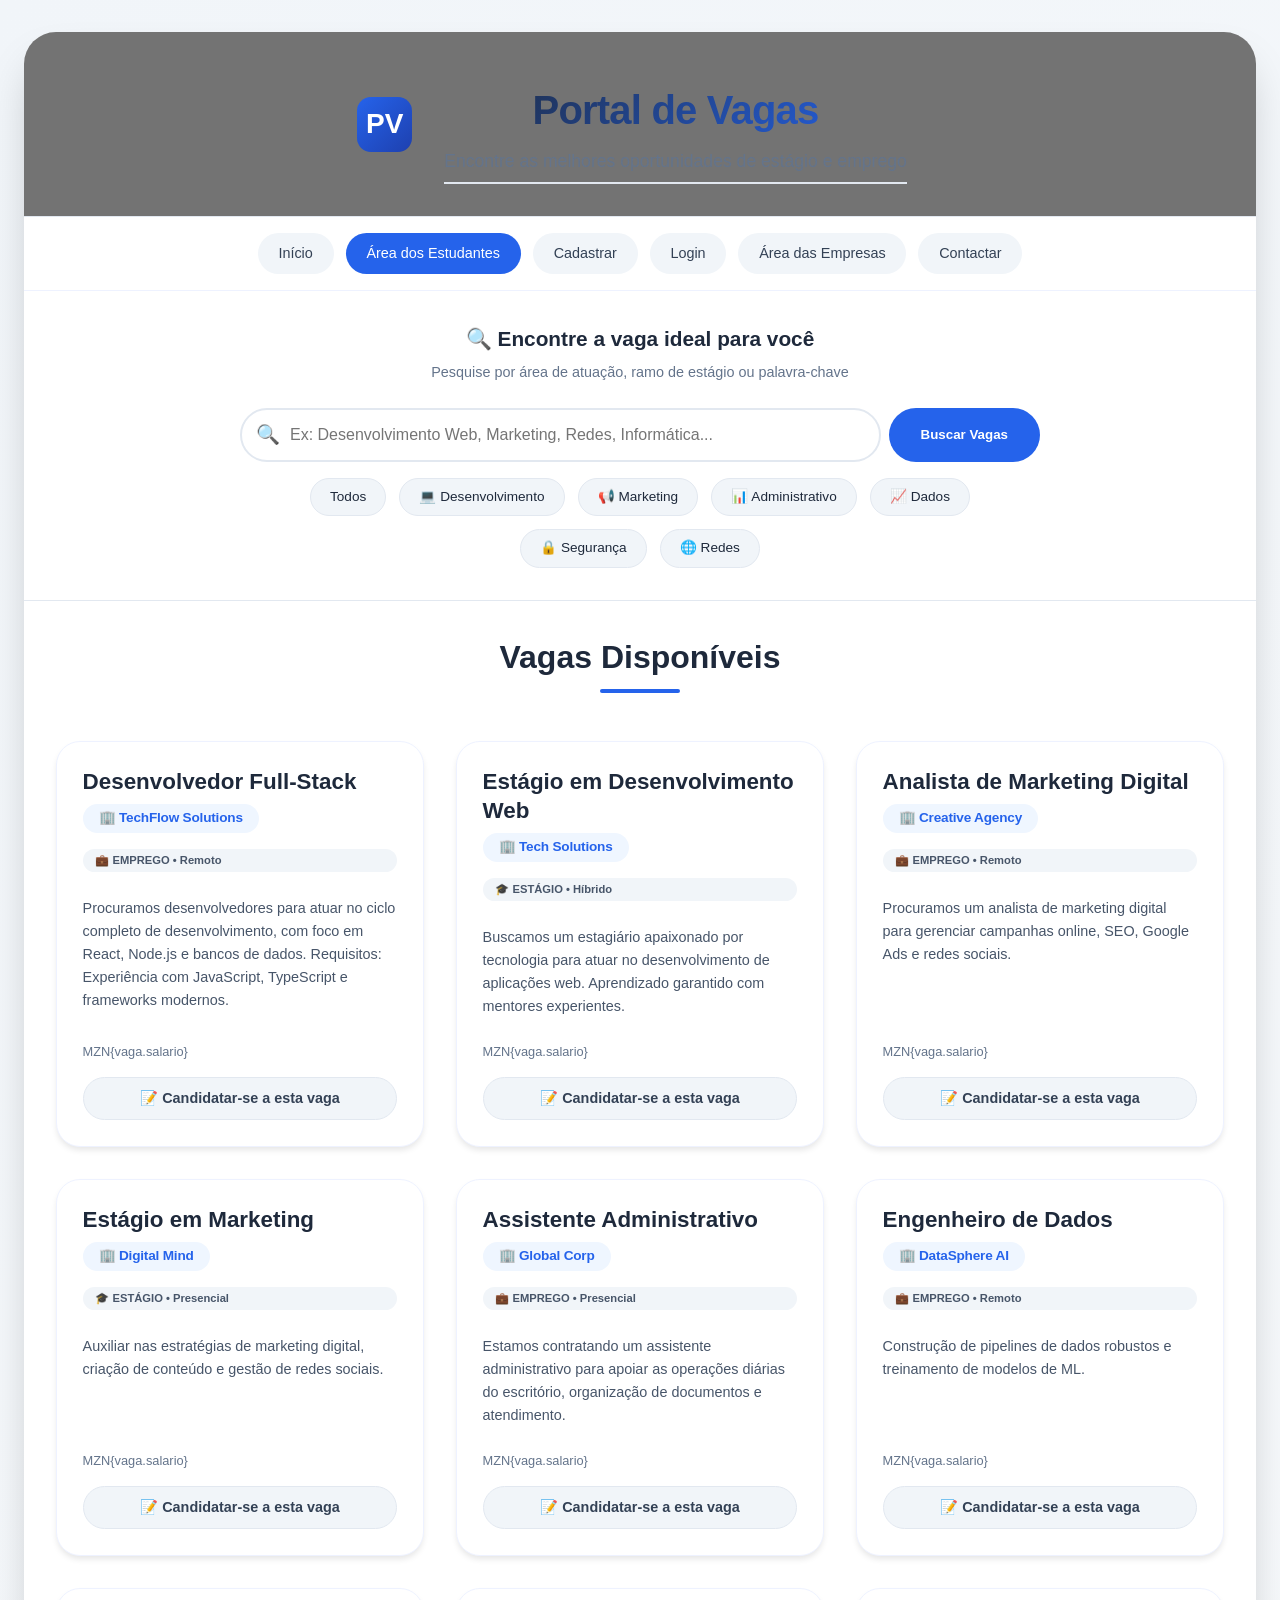
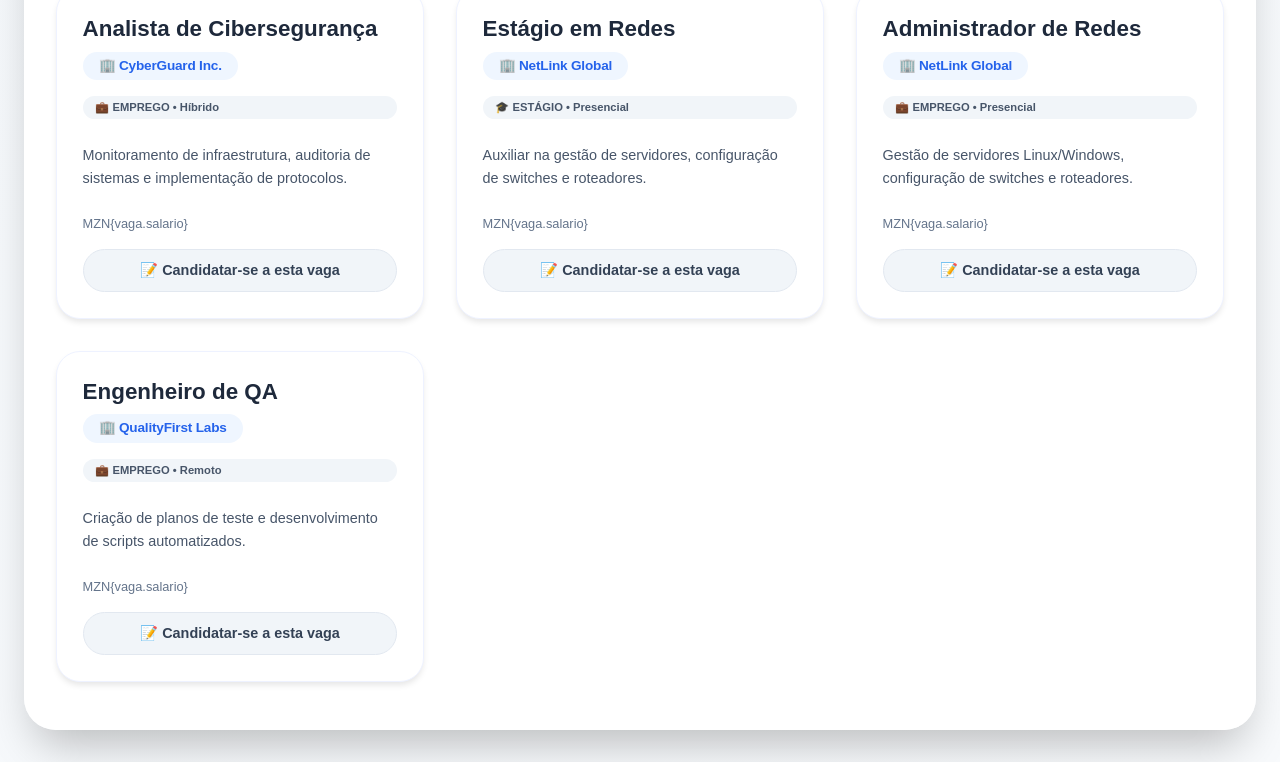
<file: HTML/estudantes.html>
<!DOCTYPE html>
<html lang="pt">
<head>
    <meta charset="UTF-8">
    <meta name="viewport" content="width=device-width, initial-scale=1.0">
    <meta name="description" content="Área dos Estudantes - Portal de Vagas">
    <title>Portal de Vagas - Área dos Estudantes</title>
    
    <style>
        /* ============================================
           VARIÁVEIS E RESET
        ============================================ */
        :root {
            --primary: #2563eb;
            --primary-dark: #1d4ed8;
            --primary-light: #3b82f6;
            --secondary: #1e293b;
            --success: #27ae60;
            --danger: #e74c3c;
            --warning: #f59e0b;
            --info: #3b82f6;
            --white: #ffffff;
            --gray-50: #f8fafc;
            --gray-100: #f1f5f9;
            --gray-200: #e2e8f0;
            --gray-300: #cbd5e1;
            --gray-400: #94a3b8;
            --gray-500: #64748b;
            --gray-600: #475569;
            --gray-700: #334155;
            --gray-800: #1e293b;
            --gray-900: #0f172a;
            --shadow-sm: 0 1px 2px 0 rgb(0 0 0 / 0.05);
            --shadow-md: 0 4px 6px -1px rgb(0 0 0 / 0.1);
            --shadow-lg: 0 10px 15px -3px rgb(0 0 0 / 0.1);
            --shadow-xl: 0 20px 25px -5px rgb(0 0 0 / 0.1);
            --radius-sm: 0.5rem;
            --radius-md: 0.75rem;
            --radius-lg: 1rem;
            --radius-xl: 1.5rem;
            --radius-2xl: 2rem;
        }

        /* ============================================
           RESET GLOBAL
        ============================================ */
        * {
            margin: 0;
            padding: 0;
            box-sizing: border-box;
        }

        /* ============================================
           BASE DO CORPO
        ============================================ */
        body {
            font-family: 'Segoe UI', Tahoma, Geneva, Verdana, sans-serif;
            background: linear-gradient(145deg, var(--gray-100) 0%, var(--gray-50) 100%);
            color: var(--gray-800);
            line-height: 1.5;
            padding: 2rem 1.5rem;
            min-height: 100vh;
        }

        /* ============================================
           CONTAINER PRINCIPAL
        ============================================ */
        .box {
            max-width: 1400px;
            margin: 0 auto;
            background: rgba(255, 255, 255, 0.95);
            border-radius: var(--radius-2xl);
            box-shadow: 0 25px 45px -12px rgba(0, 0, 0, 0.25);
            overflow: hidden;
            backdrop-filter: blur(0px);
        }

        /* ============================================
           HEADER
        ============================================ */
        .header {
    background: linear-gradient(rgba(0, 0, 0, 0.55), rgba(0, 0, 0, 0.55)),
                url('https://images.unsplash.com/photo-1521737711867-e3b97375f902?w=1400&auto=format&fit=crop') center/cover no-repeat;
    border-bottom: 1px solid #e2e8f0;
    padding: 1.5rem 2rem;
}
        .header-container {
            display: flex;
            justify-content: center;
            align-items: center;
            flex-wrap: wrap;
            gap: 1rem;
            position: relative;
        }

        .logo-img {
            width: 55px;
            height: 55px;
            background: linear-gradient(135deg, var(--primary), #1e40af);
            border-radius: 14px;
            display: flex;
            align-items: center;
            justify-content: center;
            transition: transform 0.3s ease;
        }

        .logo-img:hover {
            transform: scale(1.05);
        }

        .logo-img span {
            color: var(--white);
            font-size: 28px;
            font-weight: bold;
        }

        .titles {
            text-align: center;
            padding: 1.5rem 1rem 0.5rem 1rem;
            background: var(--transparent);
        }

        .title {
            font-size: 2.5rem;
            font-weight: 800;
            background: linear-gradient(135deg, var(--gray-800), var(--primary));
            background-clip: text;
            -webkit-background-clip: text;
            color: transparent;
            letter-spacing: -0.02em;
            margin-bottom: 0.5rem;
        }

        .subtitle {
            font-weight: 400;
            font-size: 1.1rem;
            color: var(--gray-500);
            border-bottom: 2px solid var(--gray-200);
            display: inline-block;
            padding-bottom: 0.5rem;
        }

        /* ============================================
           NAVEGAÇÃO
        ============================================ */
        .nav-links {
            display: flex;
            justify-content: center;
            flex-wrap: wrap;
            gap: 0.75rem;
            background: var(--white);
            padding: 1rem 2rem;
            border-bottom: 1px solid #eef2ff;
        }

        .nav-links a {
            text-decoration: none;
            color: var(--gray-700);
            font-weight: 500;
            padding: 0.6rem 1.3rem;
            border-radius: 40px;
            transition: all 0.3s ease;
            background: var(--gray-100);
            font-size: 0.9rem;
            cursor: pointer;
        }

        .nav-links a:hover {
            background: var(--primary);
            color: var(--white);
            transform: translateY(-2px);
            box-shadow: 0 8px 14px -8px rgba(37, 99, 235, 0.5);
        }

        /* ============================================
           BARRA DE BUSCA AVANÇADA
        ============================================ */
        .search-section {
            background: var(--white);
            padding: 2rem;
            border-bottom: 1px solid var(--gray-200);
        }

        .search-container {
            max-width: 800px;
            margin: 0 auto;
        }

        .search-title {
            text-align: center;
            margin-bottom: 1.5rem;
            color: var(--gray-800);
        }

        .search-title h3 {
            font-size: 1.3rem;
            margin-bottom: 0.5rem;
        }

        .search-title p {
            color: var(--gray-500);
            font-size: 0.9rem;
        }

        .search-box {
            display: flex;
            gap: 0.5rem;
            flex-wrap: wrap;
            margin-bottom: 1rem;
        }

        .search-input-wrapper {
            flex: 1;
            position: relative;
        }

        .search-input-wrapper input {
            width: 100%;
            padding: 1rem 1rem 1rem 3rem;
            border: 2px solid var(--gray-200);
            border-radius: 50px;
            font-size: 1rem;
            transition: all 0.3s ease;
        }

        .search-input-wrapper input:focus {
            outline: none;
            border-color: var(--primary);
            box-shadow: 0 0 0 3px rgba(37, 99, 235, 0.1);
        }

        .search-icon {
            position: absolute;
            left: 1rem;
            top: 50%;
            transform: translateY(-50%);
            font-size: 1.2rem;
        }

        .search-btn {
            background: var(--primary);
            color: var(--white);
            border: none;
            padding: 0 2rem;
            border-radius: 50px;
            font-weight: 600;
            cursor: pointer;
            transition: all 0.3s ease;
        }

        .search-btn:hover {
            background: var(--primary-dark);
            transform: translateY(-2px);
        }

        /* Filtros rápidos */
        .filter-chips {
            display: flex;
            gap: 0.8rem;
            flex-wrap: wrap;
            margin-top: 1rem;
            justify-content: center;
        }

        .chip {
            background: var(--gray-100);
            padding: 0.5rem 1.2rem;
            border-radius: 50px;
            font-size: 0.85rem;
            cursor: pointer;
            transition: all 0.3s ease;
            border: 1px solid var(--gray-200);
        }

        .chip:hover {
            background: var(--primary);
            color: var(--white);
            border-color: var(--primary);
        }

        .chip.active {
            background: var(--primary);
            color: var(--white);
            border-color: var(--primary);
        }

        /* Resultado da busca */
        .search-result-info {
            text-align: center;
            margin-top: 1rem;
            padding: 0.5rem;
            border-radius: var(--radius-md);
            font-size: 0.9rem;
        }

        .search-result-info.success {
            background: #dcfce7;
            color: #166534;
        }

        .search-result-info.warning {
            background: #fef3c7;
            color: #92400e;
        }

        .search-result-info.error {
            background: #fee2e2;
            color: #991b1b;
        }

        /* ============================================
           TÍTULO DA SEÇÃO
        ============================================ */
        .section-title {
            font-size: 2rem;
            font-weight: 700;
            text-align: center;
            margin: 2rem 0 1rem 0;
            color: var(--gray-800);
            position: relative;
            padding-bottom: 0.75rem;
        }

        .section-title::after {
            content: '';
            position: absolute;
            bottom: 0;
            left: 50%;
            transform: translateX(-50%);
            width: 80px;
            height: 4px;
            background: var(--primary);
            border-radius: 4px;
        }

        /* ============================================
           GRID DE VAGAS
        ============================================ */
        .vagas-grid {
            display: grid;
            grid-template-columns: repeat(auto-fill, minmax(340px, 1fr));
            gap: 2rem;
            padding: 2rem 2rem 3rem 2rem;
        }

        /* ============================================
           CARDS DE VAGAS
        ============================================ */
        .job-card {
            background: var(--white);
            border-radius: var(--radius-xl);
            padding: 1.6rem;
            transition: all 0.3s cubic-bezier(0.4, 0, 0.2, 1);
            border: 1px solid #eef2ff;
            box-shadow: var(--shadow-md);
            display: flex;
            flex-direction: column;
            height: 100%;
            position: relative;
            overflow: hidden;
            animation: fadeInUp 0.4s ease;
        }

        @keyframes fadeInUp {
            from {
                opacity: 0;
                transform: translateY(20px);
            }
            to {
                opacity: 1;
                transform: translateY(0);
            }
        }

        .job-card::before {
            content: '';
            position: absolute;
            top: 0;
            left: 0;
            right: 0;
            height: 4px;
            background: linear-gradient(90deg, var(--primary), var(--primary-light));
            transform: scaleX(0);
            transition: transform 0.3s ease;
        }

        .job-card:hover::before {
            transform: scaleX(1);
        }

        .job-card:hover {
            transform: translateY(-6px);
            box-shadow: var(--shadow-xl);
            border-color: rgba(37, 99, 235, 0.2);
        }

        .job-title {
            font-size: 1.4rem;
            font-weight: 700;
            color: var(--gray-800);
            margin-bottom: 0.5rem;
            line-height: 1.3;
        }

        .company-name {
            font-size: 0.85rem;
            font-weight: 600;
            color: var(--primary);
            background: #eff6ff;
            display: inline-block;
            padding: 0.25rem 1rem;
            border-radius: 30px;
            margin-bottom: 1rem;
            letter-spacing: -0.2px;
            align-self: flex-start;
        }

        .job-area {
            background: var(--gray-100);
            padding: 0.2rem 0.8rem;
            border-radius: 20px;
            font-size: 0.7rem;
            font-weight: 600;
            color: var(--gray-600);
            margin-bottom: 0.8rem;
        }

        .job-description {
            color: var(--gray-600);
            font-size: 0.9rem;
            margin: 0.75rem 0 1.5rem 0;
            line-height: 1.6;
            flex-grow: 1;
        }

        .apply-button {
            background: var(--gray-100);
            color: var(--gray-700);
            font-weight: 600;
            padding: 0.75rem 1.2rem;
            border-radius: 40px;
            text-align: center;
            transition: all 0.3s ease;
            border: 1px solid var(--gray-200);
            cursor: pointer;
            font-size: 0.9rem;
            width: 100%;
        }

        .apply-button:hover {
            background: var(--primary);
            color: var(--white);
            border-color: var(--primary);
            transform: translateY(-2px);
        }

        /* Sem resultados */
        .no-results {
            text-align: center;
            padding: 3rem;
            color: var(--gray-500);
        }

        .no-results-icon {
            font-size: 4rem;
            margin-bottom: 1rem;
        }

        /* ============================================
           TOAST NOTIFICAÇÕES
        ============================================ */
        .toast {
            position: fixed;
            bottom: 30px;
            right: 30px;
            background: var(--success);
            color: var(--white);
            padding: 1rem 1.8rem;
            border-radius: 50px;
            z-index: 9999;
            animation: slideInRight 0.3s cubic-bezier(0.68, -0.55, 0.265, 1.55);
            box-shadow: var(--shadow-xl);
            font-weight: 500;
            display: flex;
            align-items: center;
            gap: 0.75rem;
        }

        .toast.erro {
            background: var(--danger);
        }

        .toast.warning {
            background: var(--warning);
        }

        .toast.info {
            background: var(--info);
        }

        @keyframes slideInRight {
            from {
                transform: translateX(100%);
                opacity: 0;
            }
            to {
                transform: translateX(0);
                opacity: 1;
            }
        }

        /* ============================================
           RESPONSIVIDADE
        ============================================ */
        @media (max-width: 768px) {
            body {
                padding: 1rem;
            }
            
            .title {
                font-size: 1.8rem;
            }
            
            .subtitle {
                font-size: 0.9rem;
            }
            
            .section-title {
                font-size: 1.5rem;
            }
            
            .header-container {
                flex-direction: column;
                text-align: center;
                gap: 0.5rem;
            }
            
            .nav-links {
                gap: 0.5rem;
                padding: 0.8rem 1rem;
            }
            
            .nav-links a {
                padding: 0.4rem 1rem;
                font-size: 0.8rem;
            }
            
            .vagas-grid {
                grid-template-columns: 1fr;
                padding: 1.5rem;
                gap: 1.2rem;
            }
            
            .search-box {
                flex-direction: column;
            }
            
            .search-btn {
                padding: 0.8rem;
            }
            
            .filter-chips {
                justify-content: center;
            }
        }

        @media (max-width: 480px) {
            .title {
                font-size: 1.5rem;
            }
            
            .job-card {
                padding: 1.2rem;
            }
            
            .toast {
                bottom: 20px;
                right: 20px;
                left: 20px;
                border-radius: 30px;
                text-align: center;
                justify-content: center;
            }
        }

        html {
            scroll-behavior: smooth;
        }
    </style>
</head>
<body>
    <div class="box">
        <!-- HEADER -->
        <header class="header">
            <div class="header-container">
                <div class="logo-area">
                    <div class="logo-img">
                        <span>PV</span>
                    </div>
                </div>
                <div class="titles">
                    <h1 class="title">Portal de Vagas</h1>
                    <h2 class="subtitle">Encontre as melhores oportunidades de estágio e emprego</h2>
                </div>
            </div>
        </header>

        <!-- NAVEGAÇÃO -->
        <div class="nav-links">
            <a href="index.html">Início</a>
            <a href="estudantes.html" style="background: var(--primary); color: white;">Área dos Estudantes</a>
            <a href="cadastro.html">Cadastrar</a>
            <a href="login.html">Login</a>
            <a href="empresas.html">Área das Empresas</a>
            <a href="contactar.html">Contactar</a>
        </div>

        <!-- SEÇÃO DE BUSCA AVANÇADA -->
        <div class="search-section">
            <div class="search-container">
                <div class="search-title">
                    <h3>🔍 Encontre a vaga ideal para você</h3>
                    <p>Pesquise por área de atuação, ramo de estágio ou palavra-chave</p>
                </div>
                
                <div class="search-box">
                    <div class="search-input-wrapper">
                        <span class="search-icon">🔍</span>
                        <input type="text" id="searchInput" placeholder="Ex: Desenvolvimento Web, Marketing, Redes, Informática..." autocomplete="off">
                    </div>
                    <button class="search-btn" onclick="buscarVagas()">Buscar Vagas</button>
                </div>
                
                <div class="filter-chips">
                    <span class="chip" onclick="filtrarPorArea('todos')"> Todos</span>
                    <span class="chip" onclick="filtrarPorArea('desenvolvimento')">💻 Desenvolvimento</span>
                    <span class="chip" onclick="filtrarPorArea('marketing')">📢 Marketing</span>
                    <span class="chip" onclick="filtrarPorArea('administrativo')">📊 Administrativo</span>
                    <span class="chip" onclick="filtrarPorArea('dados')">📈 Dados</span>
                    <span class="chip" onclick="filtrarPorArea('seguranca')">🔒 Segurança</span>
                    <span class="chip" onclick="filtrarPorArea('redes')">🌐 Redes</span>
                </div>
                
                <div id="searchResultInfo" class="search-result-info" style="display: none;"></div>
            </div>
        </div>

        <!-- TÍTULO -->
        <h1 class="section-title">Vagas Disponíveis</h1>

        <!-- GRID DE VAGAS -->
        <div class="vagas-grid" id="vagasContainer">
            <!-- As vagas serão carregadas dinamicamente -->
        </div>
    </div>

    <script>
        // ============================================
        // DADOS DAS VAGAS COM ÁREAS
        // ============================================
        const vagas = [
            { 
                id: 1, 
                titulo: "Desenvolvedor Full-Stack", 
                empresa: "TechFlow Solutions", 
                area: "desenvolvimento",
                tipo: "emprego",
                descricao: "Procuramos desenvolvedores para atuar no ciclo completo de desenvolvimento, com foco em React, Node.js e bancos de dados. Requisitos: Experiência com JavaScript, TypeScript e frameworks modernos.",
                requisitos: ["React", "Node.js", "TypeScript", "PostgreSQL"],
                salario: "R$ 5.000 - R$ 7.000",
                local: "Remoto"
            },
            { 
                id: 2, 
                titulo: "Estágio em Desenvolvimento Web", 
                empresa: "Tech Solutions", 
                area: "desenvolvimento",
                tipo: "estagio",
                descricao: "Buscamos um estagiário apaixonado por tecnologia para atuar no desenvolvimento de aplicações web. Aprendizado garantido com mentores experientes.",
                requisitos: ["HTML", "CSS", "JavaScript", "Conhecimento básico de React"],
                salario: "R$ 1.200 + Benefícios",
                local: "Híbrido"
            },
            { 
                id: 3, 
                titulo: "Analista de Marketing Digital", 
                empresa: "Creative Agency", 
                area: "marketing",
                tipo: "emprego",
                descricao: "Procuramos um analista de marketing digital para gerenciar campanhas online, SEO, Google Ads e redes sociais.",
                requisitos: ["SEO", "Google Ads", "Facebook Ads", "Google Analytics"],
                salario: "R$ 3.500 - R$ 4.500",
                local: "Remoto"
            },
            { 
                id: 4, 
                titulo: "Estágio em Marketing", 
                empresa: "Digital Mind", 
                area: "marketing",
                tipo: "estagio",
                descricao: "Auxiliar nas estratégias de marketing digital, criação de conteúdo e gestão de redes sociais.",
                requisitos: ["Redes Sociais", "Criação de conteúdo", "Comunicação"],
                salario: "R$ 1.000 + Transporte",
                local: "Presencial"
            },
            { 
                id: 5, 
                titulo: "Assistente Administrativo", 
                empresa: "Global Corp", 
                area: "administrativo",
                tipo: "emprego",
                descricao: "Estamos contratando um assistente administrativo para apoiar as operações diárias do escritório, organização de documentos e atendimento.",
                requisitos: ["Pacote Office", "Organização", "Atendimento ao cliente"],
                salario: "R$ 2.200",
                local: "Presencial"
            },
            { 
                id: 6, 
                titulo: "Engenheiro de Dados", 
                empresa: "DataSphere AI", 
                area: "dados",
                tipo: "emprego",
                descricao: "Construção de pipelines de dados robustos e treinamento de modelos de ML.",
                requisitos: ["Python", "SQL", "ETL", "Cloud"],
                salario: "R$ 8.000 - R$ 10.000",
                local: "Remoto"
            },
            { 
                id: 7, 
                titulo: "Analista de Cibersegurança", 
                empresa: "CyberGuard Inc.", 
                area: "seguranca",
                tipo: "emprego",
                descricao: "Monitoramento de infraestrutura, auditoria de sistemas e implementação de protocolos.",
                requisitos: ["Firewall", "SIEM", "Linux", "Redes"],
                salario: "R$ 6.000 - R$ 8.000",
                local: "Híbrido"
            },
            { 
                id: 8, 
                titulo: "Estágio em Redes", 
                empresa: "NetLink Global", 
                area: "redes",
                tipo: "estagio",
                descricao: "Auxiliar na gestão de servidores, configuração de switches e roteadores.",
                requisitos: ["Linux", "Windows Server", "Conceitos de redes"],
                salario: "R$ 1.100",
                local: "Presencial"
            },
            { 
                id: 9, 
                titulo: "Administrador de Redes", 
                empresa: "NetLink Global", 
                area: "redes",
                tipo: "emprego",
                descricao: "Gestão de servidores Linux/Windows, configuração de switches e roteadores.",
                requisitos: ["Linux", "Windows Server", "Cisco"],
                salario: "R$ 5.000",
                local: "Presencial"
            },
            { 
                id: 10, 
                titulo: "Engenheiro de QA", 
                empresa: "QualityFirst Labs", 
                area: "desenvolvimento",
                tipo: "emprego",
                descricao: "Criação de planos de teste e desenvolvimento de scripts automatizados.",
                requisitos: ["Testes automatizados", "Selenium", "JavaScript"],
                salario: "R$ 4.500",
                local: "Remoto"
            }
        ];

        let vagasFiltradas = [...vagas];
        let termoBuscaAtual = '';
        let areaAtual = 'todos';

        // ============================================
        // FUNÇÃO PARA MOSTRAR TOAST
        // ============================================
        function mostrarToast(mensagem, tipo = 'sucesso') {
            const toast = document.createElement('div');
            toast.className = `toast ${tipo === 'erro' ? 'erro' : tipo === 'warning' ? 'warning' : tipo === 'info' ? 'info' : ''}`;
            toast.innerHTML = mensagem;
            document.body.appendChild(toast);
            
            setTimeout(() => {
                toast.remove();
            }, 4000);
        }

        // ============================================
        // FUNÇÃO PARA RENDERIZAR VAGAS
        // ============================================
        function renderizarVagas() {
            const container = document.getElementById('vagasContainer');
            
            if (vagasFiltradas.length === 0) {
                container.innerHTML = `
                    <div class="no-results">
                        <div class="no-results-icon">🔍</div>
                        <h3>Nenhuma vaga encontrada</h3>
                        <p>Tente usar outros termos de busca ou explore outras áreas</p>
                    </div>
                `;
                return;
            }
            
            container.innerHTML = vagasFiltradas.map(vaga => `
                <div class="job-card">
                    <h2 class="job-title">${vaga.titulo}</h2>
                    <span class="company-name">🏢 ${vaga.empresa}</span>
                    <div class="job-area">
                        ${vaga.tipo === 'estagio' ? '🎓 ESTÁGIO' : '💼 EMPREGO'} • ${vaga.local}
                    </div>
                    <p class="job-description">${vaga.descricao}</p>
                    <p style="font-size: 0.8rem; color: var(--gray-500); margin-bottom: 1rem;">
                        MZN{vaga.salario}
                    </p>
                    <button class="apply-button" onclick="candidatarVaga(${vaga.id})">
                        📝 Candidatar-se a esta vaga
                    </button>
                </div>
            `).join('');
        }

        // ============================================
        // FUNÇÃO PARA BUSCAR VAGAS
        // ============================================
        function buscarVagas() {
            const termo = document.getElementById('searchInput').value.toLowerCase().trim();
            termoBuscaAtual = termo;
            
            // Filtrar vagas baseado no termo de busca e área
            let resultado = [...vagas];
            
            // Filtrar por área
            if (areaAtual !== 'todos') {
                resultado = resultado.filter(v => v.area === areaAtual);
            }
            
            // Filtrar por termo de busca
            if (termo !== '') {
                resultado = resultado.filter(vaga => 
                    vaga.titulo.toLowerCase().includes(termo) ||
                    vaga.empresa.toLowerCase().includes(termo) ||
                    vaga.descricao.toLowerCase().includes(termo) ||
                    vaga.area.toLowerCase().includes(termo) ||
                    vaga.requisitos.some(r => r.toLowerCase().includes(termo)) ||
                    vaga.tipo.toLowerCase().includes(termo)
                );
            }
            
            vagasFiltradas = resultado;
            
            // Mostrar resultado da busca com notificações
            const resultInfo = document.getElementById('searchResultInfo');
            
            if (termo !== '') {
                if (vagasFiltradas.length > 0) {
                    // Encontrou vagas
                    const temEstagio = vagasFiltradas.some(v => v.tipo === 'estagio');
                    const temEmprego = vagasFiltradas.some(v => v.tipo === 'emprego');
                    
                    let mensagem = `Encontramos ${vagasFiltradas.length} vaga(s) para "${termo}"! `;
                    if (temEstagio && temEmprego) {
                        mensagem += `Temos oportunidades de estágio e emprego disponíveis.`;
                        mostrarToast(`${vagasFiltradas.length} vagas encontradas! Há estágios e empregos disponíveis para sua área.`, 'success');
                    } else if (temEstagio) {
                        mensagem += `Temos estágios disponíveis para você começar sua carreira!`;
                        mostrarToast(`🎓 Ótima notícia! Encontramos ${vagasFiltradas.length} estágio(s) na área "${termo}". Candidate-se agora!`, 'info');
                    } else {
                        mensagem += `Temos oportunidades de emprego esperando por você!`;
                        mostrarToast(`💼 Excelente! ${vagasFiltradas.length} vaga(s) de emprego encontradas na área "${termo}".`, 'success');
                    }
                    
                    resultInfo.className = 'search-result-info success';
                    resultInfo.innerHTML = `${mensagem}`;
                    resultInfo.style.display = 'block';
                    
                } else {
                    // Nenhuma vaga encontrada
                    resultInfo.className = 'search-result-info error';
                    resultInfo.innerHTML = `Nenhuma vaga encontrada para "${termo}". Tente: desenvolvimento, marketing, dados, redes, administrativo...`;
                    resultInfo.style.display = 'block';
                    mostrarToast(`Infelizmente não encontramos vagas para "${termo}". Tente outras palavras-chave como: desenvolvimento, marketing, dados, redes, administrativo`, 'warning');
                    
                    // Sugestões
                    const sugestoes = ['desenvolvimento', 'marketing', 'dados', 'redes', 'administrativo'];
                    const sugestoesRelevantes = sugestoes.filter(s => s.includes(termo) || termo.includes(s));
                    if (sugestoesRelevantes.length > 0) {
                        setTimeout(() => {
                            mostrarToast(`💡 Dica: Experimente buscar por "${sugestoesRelevantes[0]}"`, 'info');
                        }, 2000);
                    }
                }
            } else if (areaAtual !== 'todos') {
                // Filtro por área
                const areaNome = getAreaNome(areaAtual);
                resultInfo.className = 'search-result-info info';
                resultInfo.innerHTML = `📂 Mostrando ${vagasFiltradas.length} vaga(s) na área de ${areaNome}`;
                resultInfo.style.display = 'block';
                mostrarToast(`📂 ${vagasFiltradas.length} vaga(s) encontradas na área de ${areaNome}!`, 'info');
            } else {
                resultInfo.style.display = 'none';
            }
            
            renderizarVagas();
            
            // Scroll suave para os resultados
            document.getElementById('vagasContainer').scrollIntoView({ behavior: 'smooth', block: 'start' });
        }
        
        // ============================================
        // FUNÇÃO PARA FILTRAR POR ÁREA
        // ============================================
        function filtrarPorArea(area) {
            areaAtual = area;
            termoBuscaAtual = document.getElementById('searchInput').value.toLowerCase().trim();
            
            // Atualizar chips ativos
            document.querySelectorAll('.chip').forEach(chip => {
                chip.classList.remove('active');
            });
            event.target.classList.add('active');
            
            buscarVagas();
        }
        
        // ============================================
        // FUNÇÃO PARA OBTER NOME DA ÁREA
        // ============================================
        function getAreaNome(area) {
            const areas = {
                'todos': 'Todas as áreas',
                'desenvolvimento': 'Desenvolvimento',
                'marketing': 'Marketing',
                'administrativo': 'Administrativo',
                'dados': 'Dados e IA',
                'seguranca': 'Segurança da Informação',
                'redes': 'Redes e Infraestrutura'
            };
            return areas[area] || area;
        }
        
        // ============================================
        // FUNÇÃO PARA CANDIDATAR-SE
        // ============================================
        function candidatarVaga(vagaId) {
            const vaga = vagas.find(v => v.id === vagaId);
            const usuarioLogado = localStorage.getItem('usuarioLogado');
            
            if (!usuarioLogado) {
                mostrarToast('⚠️ Você precisa estar logado para se candidatar!', 'warning');
                setTimeout(() => {
                    if (confirm('Deseja ir para a página de login?')) {
                        window.location.href = 'login.html';
                    }
                }, 500);
                return;
            }
            
            const usuario = JSON.parse(usuarioLogado);
            
            if (usuario.tipo !== 'estudante') {
                mostrarToast('Esta área é exclusiva para estudantes!', 'erro');
                return;
            }
            
            // Mostrar confirmação com detalhes da vaga
            mostrarToast(`Excelente escolha! Redirecionando para candidatura da vaga: ${vaga.titulo} na ${vaga.empresa}`, 'success');
            
            localStorage.setItem('vagaSelecionada', JSON.stringify(vaga));
            
            setTimeout(() => {
                window.location.href = 'candidatura.html';
            }, 1500);
        }
        
        // ============================================
        // FUNÇÃO PARA BUSCAR AO PRESSIONAR ENTER
        // ============================================
        document.getElementById('searchInput').addEventListener('keypress', function(e) {
            if (e.key === 'Enter') {
                buscarVagas();
            }
        });
        
        // ============================================
        // INICIALIZAR PÁGINA
        // ============================================
        function inicializar() {
            renderizarVagas();
            
            // Verificar se há usuário logado
            const usuarioLogado = localStorage.getItem('usuarioLogado');
            if (usuarioLogado) {
                const usuario = JSON.parse(usuarioLogado);
                if (usuario.tipo === 'estudante') {
                    setTimeout(() => {
                        mostrarToast(`🎓 Olá ${usuario.nome}! Explore as vagas disponíveis e encontre a oportunidade ideal para você.`, 'info');
                    }, 500);
                }
            }
            
            // Mostrar dica de busca
            setTimeout(() => {
                mostrarToast('💡 Dica: Use palavras como "desenvolvimento", "marketing", "dados" para encontrar vagas específicas!', 'info');
            }, 2000);
        }
        
        inicializar();
    </script>
</body>
</html>
</file>
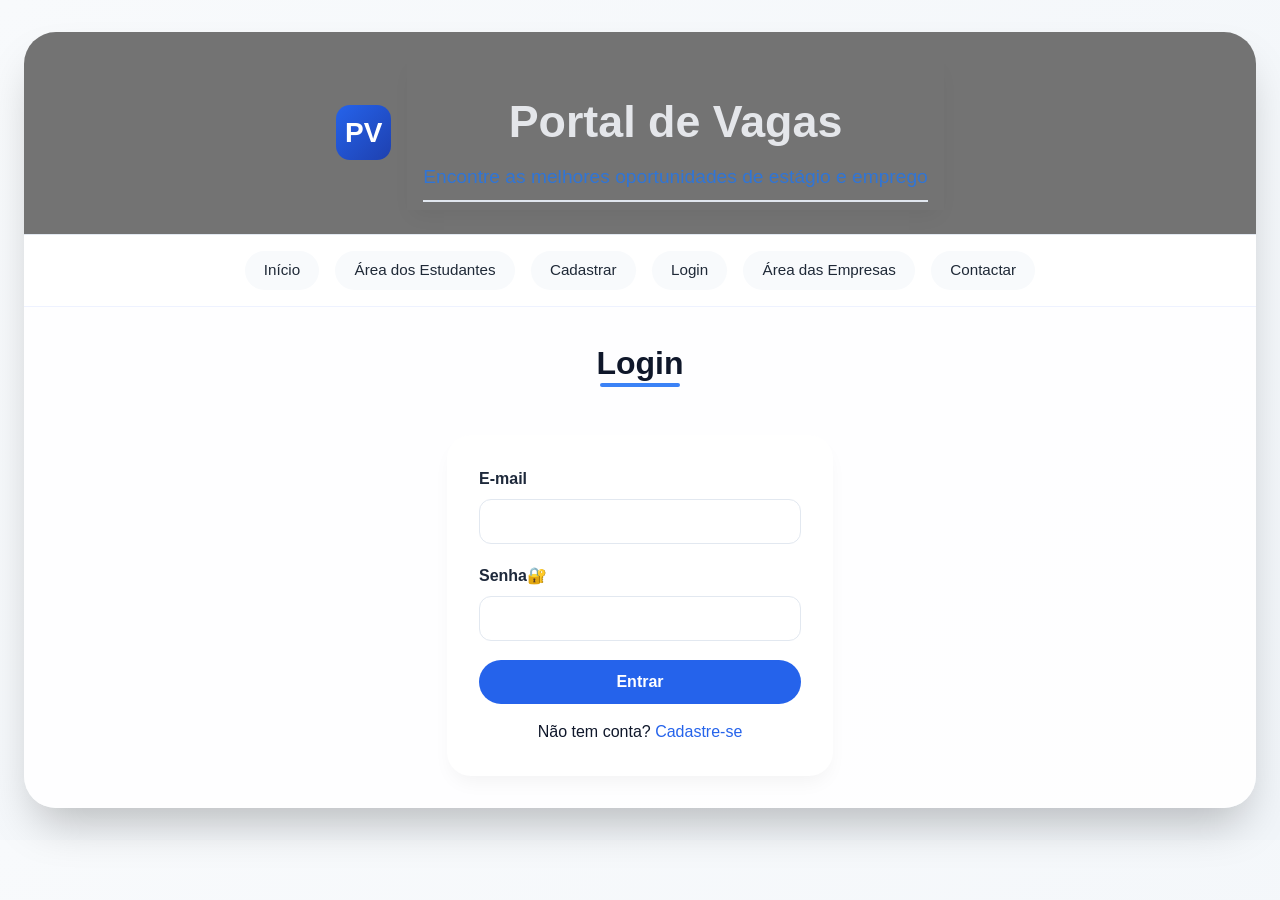
<file: HTML/login.html>
<!DOCTYPE html>
<html lang="pt">
<head>
    <meta charset="UTF-8">
    <meta name="viewport" content="width=device-width, initial-scale=1.0">
    <title>Portal de Vagas - Login</title>
    <style>
        * {
            margin: 0;
            padding: 0;
            box-sizing: border-box;
        }

        body {
            font-family: 'Segoe UI', Tahoma, Geneva, Verdana, sans-serif;
            background: linear-gradient(145deg, #f8fafc 0%, #f1f5f9 100%);
            color: #0f172a;
            line-height: 1.5;
            padding: 2rem 1.5rem;
        }

        .box {
            max-width: 1400px;
            margin: 0 auto;
            background: rgba(255, 255, 255, 0.92);
            border-radius: 2rem;
            box-shadow: 0 25px 45px -12px rgba(0, 0, 0, 0.25);
            overflow: hidden;
        }

        .header {
    background: linear-gradient(rgba(0, 0, 0, 0.55), rgba(0, 0, 0, 0.55)),
                url('https://images.unsplash.com/photo-1521737711867-e3b97375f902?w=1400&auto=format&fit=crop') center/cover no-repeat;
    border-bottom: 1px solid #e2e8f0;
    padding: 1.5rem 2rem;
}
        .titles {
    background: rgba(112, 91, 91, 0);
    box-shadow: 0 10px 20px -5px rgba(0, 0, 0, 0.05);
    padding: 15;
}
        .header-container {
            display: flex;
            justify-content: center;
            align-items: center;
            flex-wrap: wrap;
            gap: 1rem;
            position: relative;
        }

        .logo-img {
            width: 55px;
            height: 55px;
            background: linear-gradient(135deg, #2563eb, #1e40af);
            border-radius: 14px;
            display: flex;
            align-items: center;
            justify-content: center;
        }

        .logo-img span {
            color: white;
            font-size: 28px;
            font-weight: bold;
        }

        .titles {
            text-align: center;
            padding: 2rem 1rem 0.5rem 1rem;
            background: transparent;
        }

        .title {
            font-size: 2.8rem;
            font-weight: 800;
            background: transparent;
            background-clip: text;
            -webkit-background-clip: text;
            color: rgb(228, 230, 234);
            margin-bottom: 0.5rem;
        }

        .subtitle {
            font-weight: 400;
            font-size: 1.2rem;
            color: #3075d6;
            border-bottom: 2px solid #e2e8f0;
            display: inline-block;
            padding-bottom: 0.5rem;
        }

        .nav-links {
            display: flex;
            justify-content: center;
            flex-wrap: wrap;
            gap: 1rem;
            background: #ffffff;
            padding: 1rem 2rem;
            border-bottom: 1px solid #eef2ff;
        }

        .nav-links a {
            text-decoration: none;
            color: #1f2937;
            font-weight: 500;
            padding: 0.5rem 1.2rem;
            border-radius: 40px;
            transition: all 0.2s;
            background: #f8fafc;
            font-size: 0.95rem;
        }

        .nav-links a:hover {
            background: #2563eb;
            color: white;
        }

        .section-title {
            font-size: 2rem;
            font-weight: 700;
            text-align: center;
            margin: 2rem 0 1rem 0;
            color: #0f172a;
            position: relative;
        }

        .section-title::after {
            content: '';
            position: absolute;
            bottom: 0;
            left: 50%;
            transform: translateX(-50%);
            width: 80px;
            height: 4px;
            background: #3b82f6;
            border-radius: 4px;
        }

        .form-container {
            max-width: 450px;
            margin: 0 auto;
            padding: 2rem;
        }

        .card-form {
            background: white;
            padding: 2rem;
            border-radius: 1.5rem;
            box-shadow: 0 10px 20px -5px rgba(0, 0, 0, 0.05);
        }

        .form-group {
            margin-bottom: 1.2rem;
        }

        .form-group label {
            display: block;
            margin-bottom: 0.5rem;
            font-weight: 600;
            color: #1e293b;
        }

        .form-group input {
            width: 100%;
            padding: 0.8rem;
            border: 1.5px solid #e2e8f0;
            border-radius: 0.75rem;
            font-size: 1rem;
        }

        .form-group input:focus {
            outline: none;
            border-color: #2563eb;
        }

        .btn-primary {
            background: #2563eb;
            color: white;
            border: none;
            padding: 0.8rem 1.5rem;
            border-radius: 40px;
            cursor: pointer;
            font-weight: 600;
            width: 100%;
            font-size: 1rem;
        }

        .btn-primary:hover {
            background: #1d4ed8;
        }

        .link-text {
            text-align: center;
            margin-top: 1rem;
        }

        .link-text a {
            color: #2563eb;
            text-decoration: none;
        }

        .toast {
            position: fixed;
            bottom: 30px;
            right: 30px;
            background: #27ae60;
            color: white;
            padding: 15px 25px;
            border-radius: 50px;
            z-index: 9999;
            animation: slideIn 0.3s ease;
        }

        .toast.erro {
            background: #e74c3c;
        }

        @keyframes slideIn {
            from { transform: translateX(100%); opacity: 0; }
            to { transform: translateX(0); opacity: 1; }
        }

        @media (max-width: 768px) {
            body { padding: 1rem; }
            .title { font-size: 2rem; }
            .header-container { flex-direction: column; text-align: center; }
        }
    </style>
</head>
<body>
    <div class="box">
        <header class="header">
            <div class="header-container">
                <div class="logo-area">
                    <div class="logo-img">
                        <span>PV</span>
                    </div>
                </div>
                <div class="titles">
                    <h1 class="title">Portal de Vagas</h1>
                    <h2 class="subtitle">Encontre as melhores oportunidades de estágio e emprego</h2>
                </div>
            </div>
        </header>

        <div class="nav-links">
            <a href="index.html">Início</a>
            <a href="estudantes.html">Área dos Estudantes</a>
            <a href="cadastro.html">Cadastrar</a>
            <a href="login.html">Login</a>
            <a href="empresas.html">Área das Empresas</a>
            <a href="contactar.html">Contactar</a>
        </div>

        <h1 class="section-title"> Login</h1>

        <div class="form-container">
            <div class="card-form">
                <form onsubmit="return fazerLogin(event)">
                    <div class="form-group">
                        <label>E-mail</label>
                        <input type="email" id="email" required>
                    </div>
                    <div class="form-group">
                        <label>Senha🔐</label>
                        <input type="password" id="senha" required>
                    </div>
                    <button type="submit" class="btn-primary">Entrar</button>
                </form>
                <div class="link-text">
                    Não tem conta? <a href="cadastro.html">Cadastre-se</a>
                </div>
            </div>
        </div>
    </div>

    <script>
        function mostrarToast(mensagem, tipo = 'sucesso') {
            const toast = document.createElement('div');
            toast.className = `toast ${tipo === 'erro' ? 'erro' : ''}`;
            toast.innerHTML = mensagem;
            document.body.appendChild(toast);
            setTimeout(() => toast.remove(), 3000);
        }

        function fazerLogin(event) {
            event.preventDefault();
            
            const email = document.getElementById('email').value;
            const senha = document.getElementById('senha').value;
            
            const usuarios = JSON.parse(localStorage.getItem('usuarios') || '[]');
            const usuario = usuarios.find(u => u.email === email && u.senha === senha);
            
            if (usuario) {
                // Salvar usuário logado com TODOS os dados
                localStorage.setItem('usuarioLogado', JSON.stringify({
                    id: usuario.id,
                    nome: usuario.nome,
                    email: usuario.email,
                    telefone: usuario.telefone,
                    endereco: usuario.endereco,
                    tipo: usuario.tipo
                }));
                
                mostrarToast(` Login realizado! Bem-vindo(a) ${usuario.nome}!`);
                
                setTimeout(() => {
                    window.location.href = 'index.html';
                }, 1500);
            } else {
                mostrarToast(' E-mail ou senha incorretos', 'erro');
            }
            
            return false;
        }
    </script>
</body>
</html>
</file>
